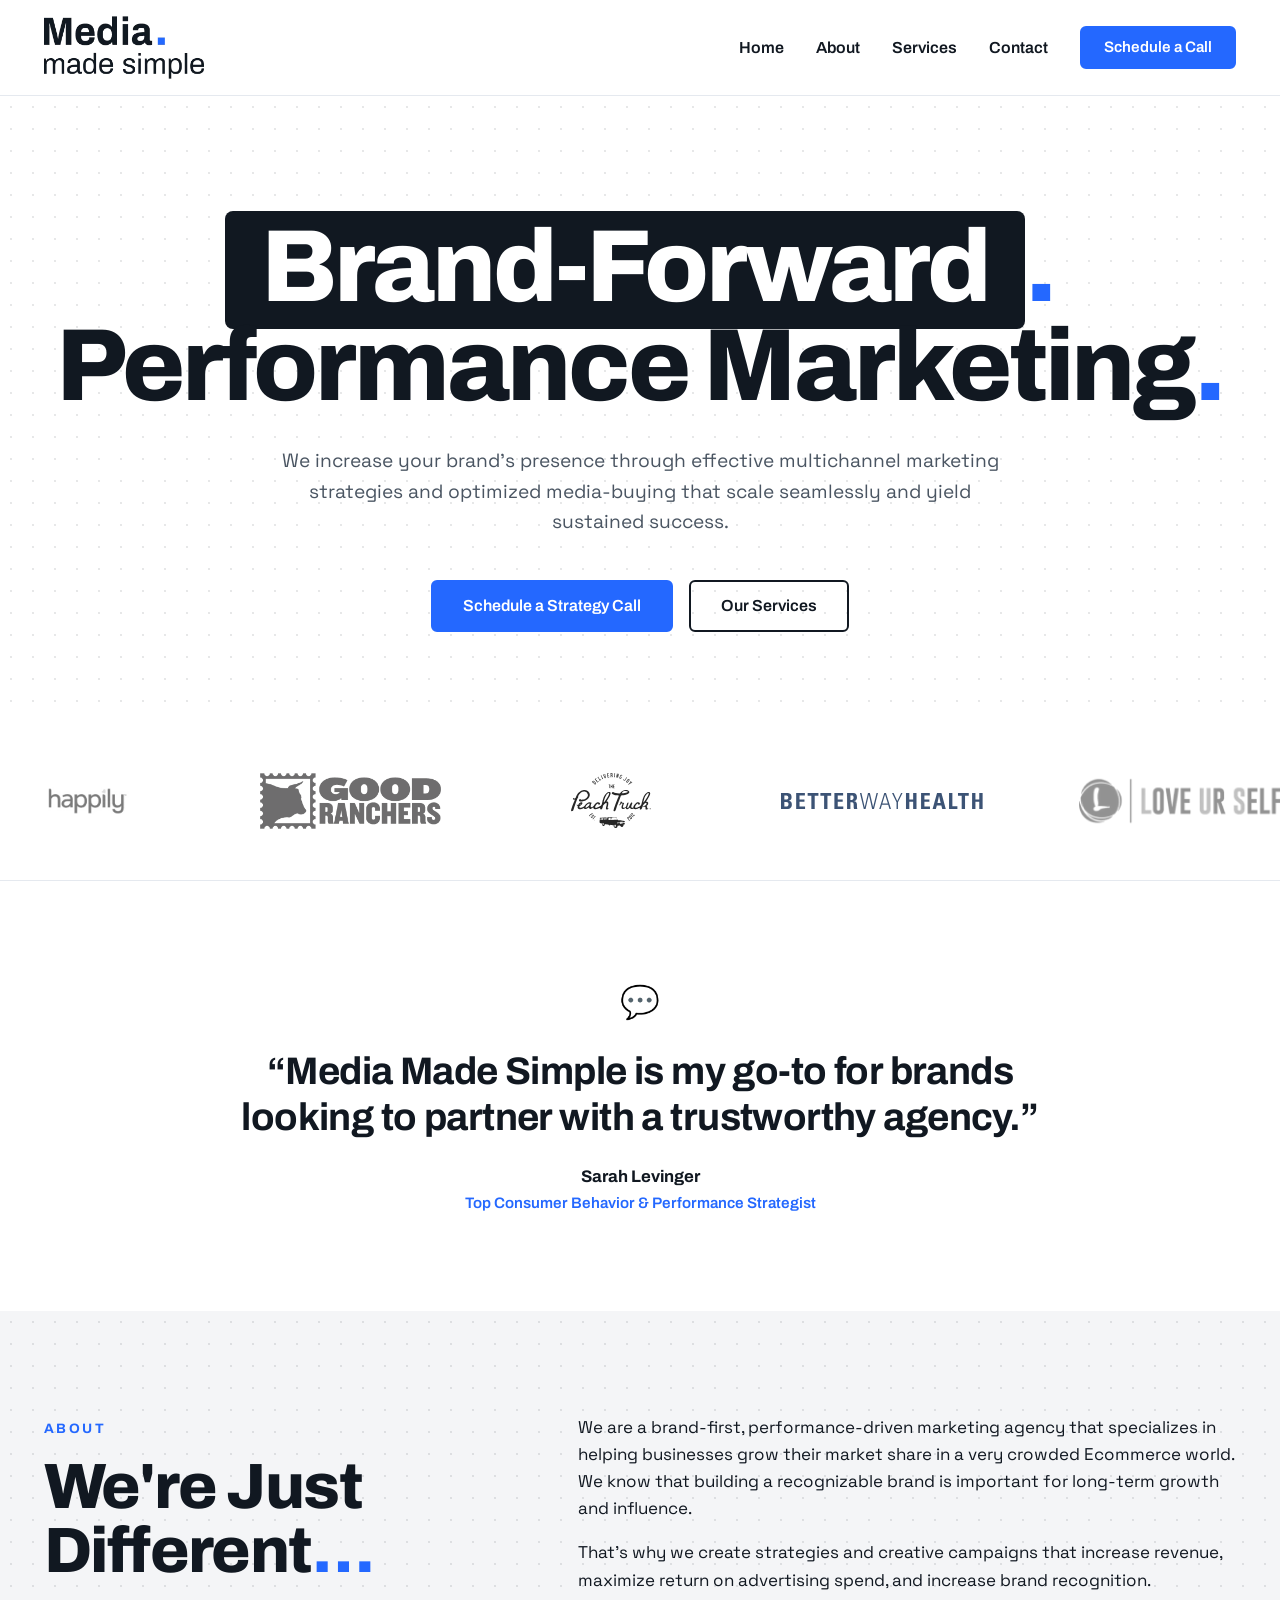
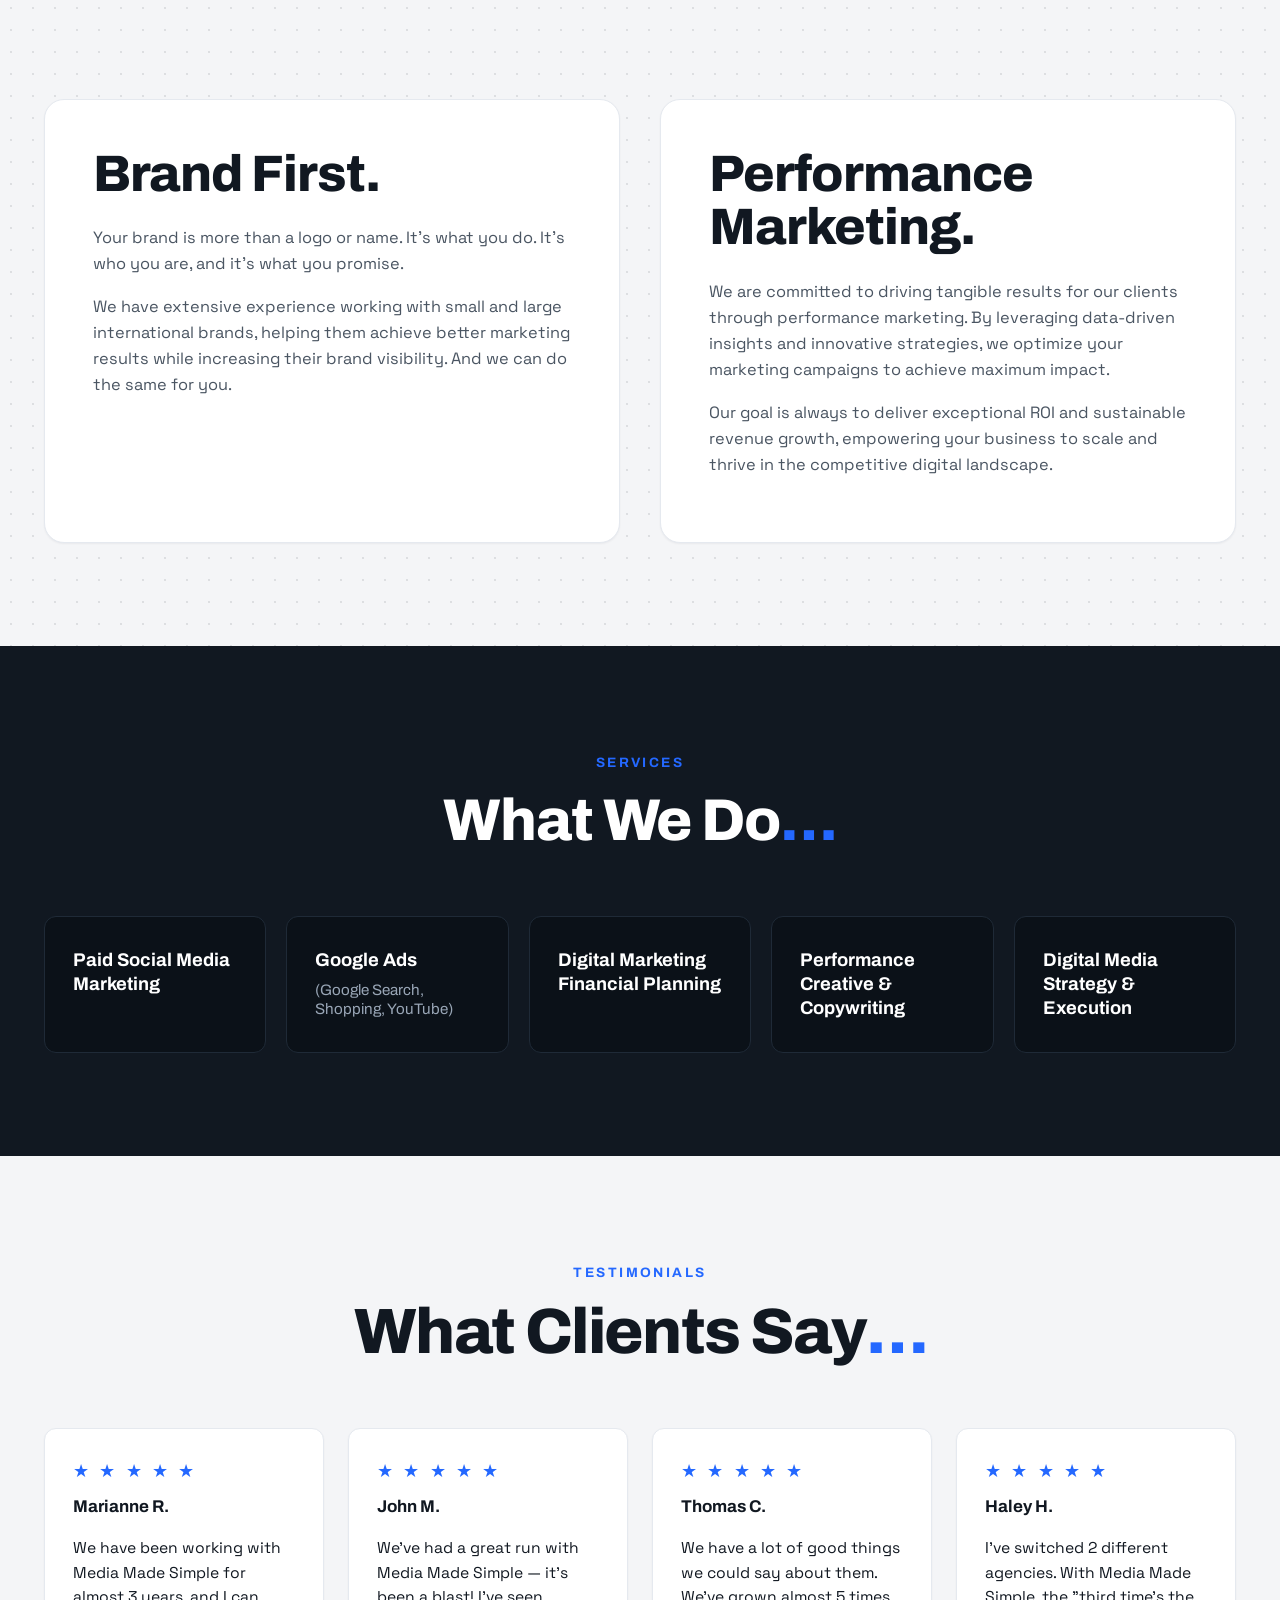
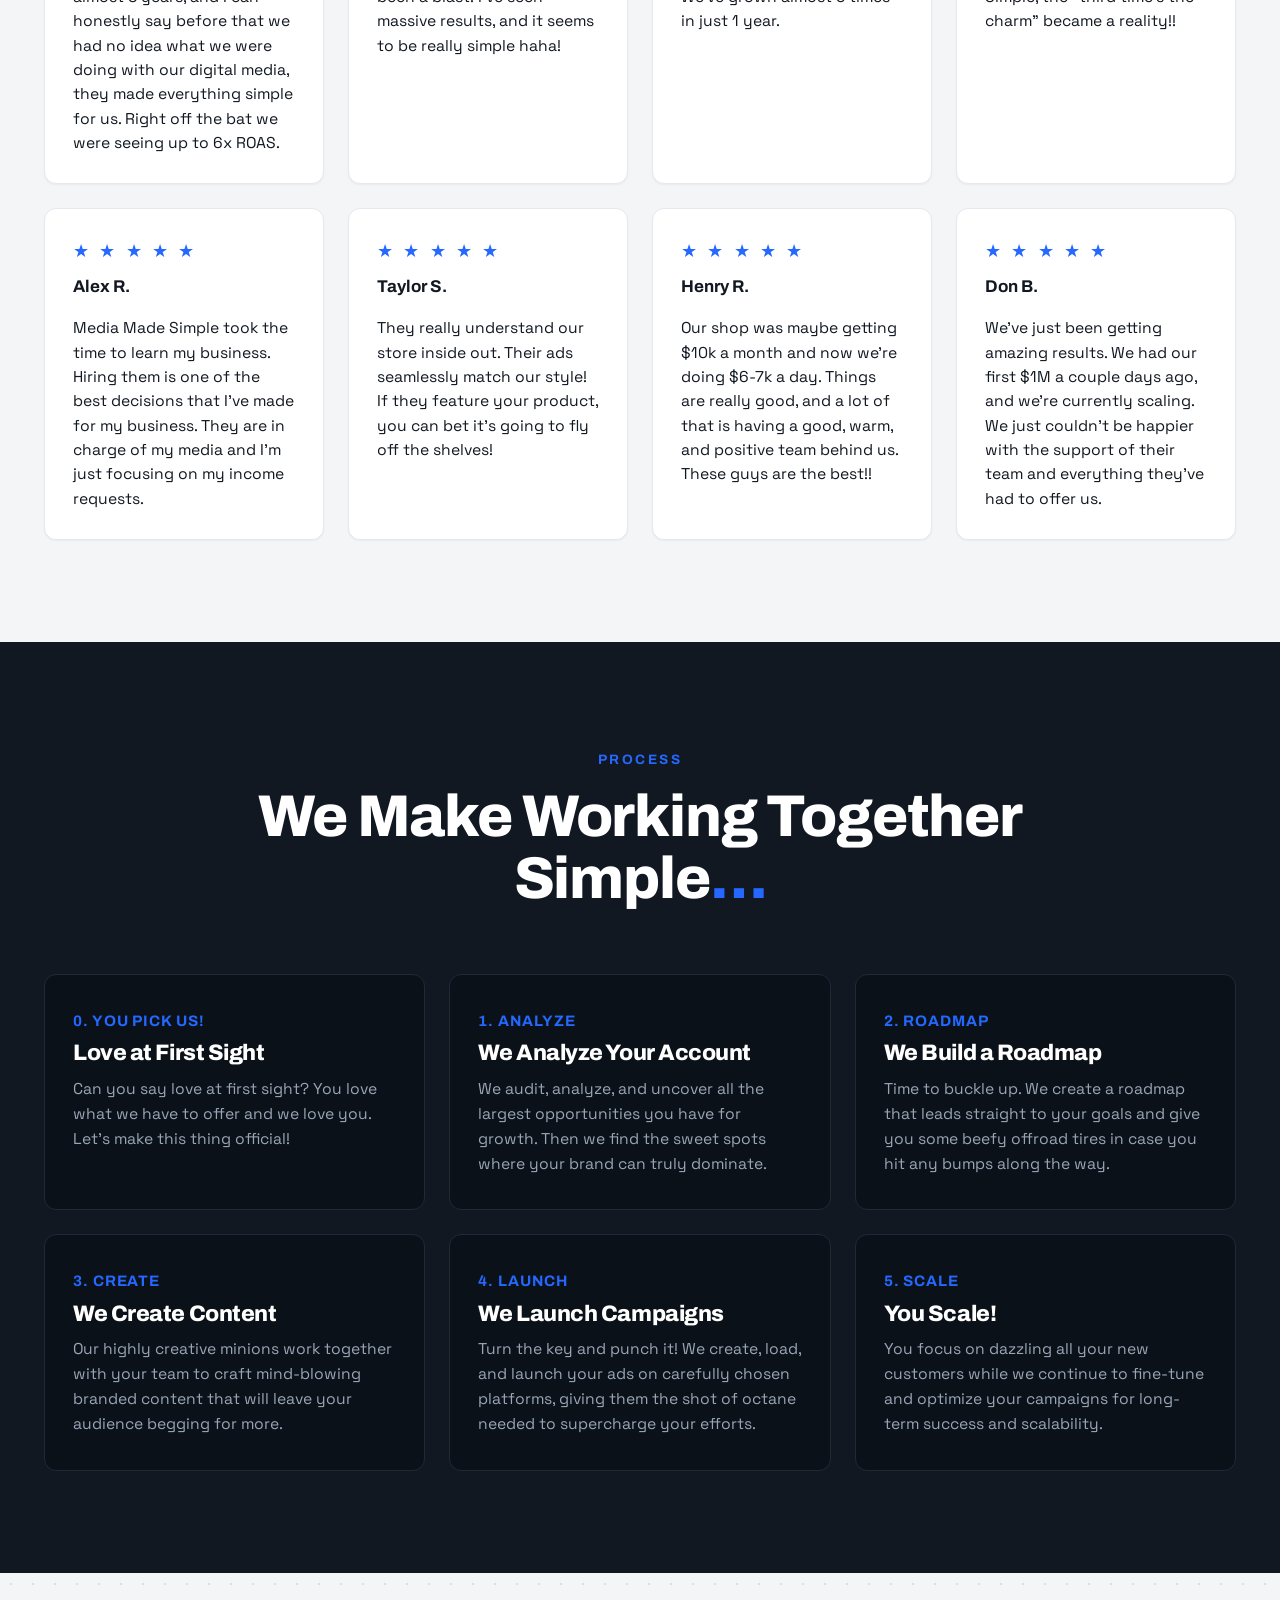
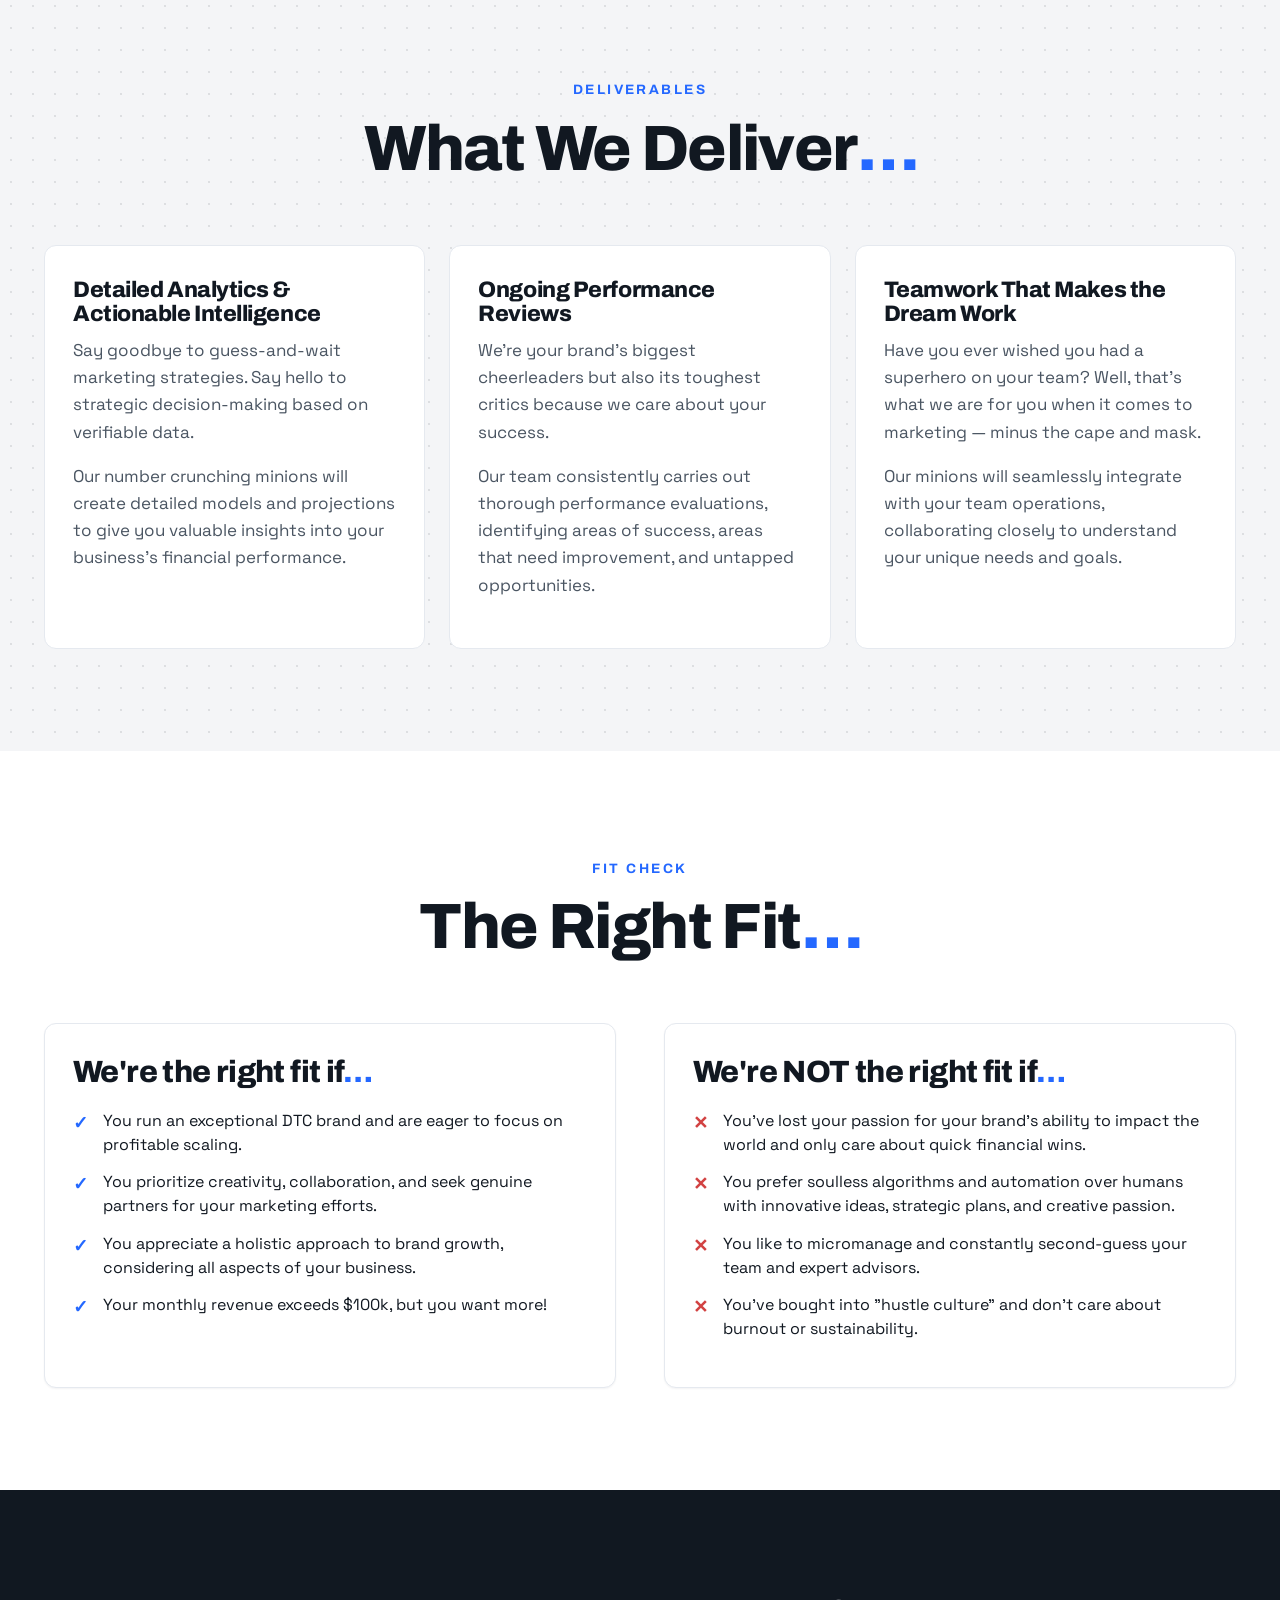
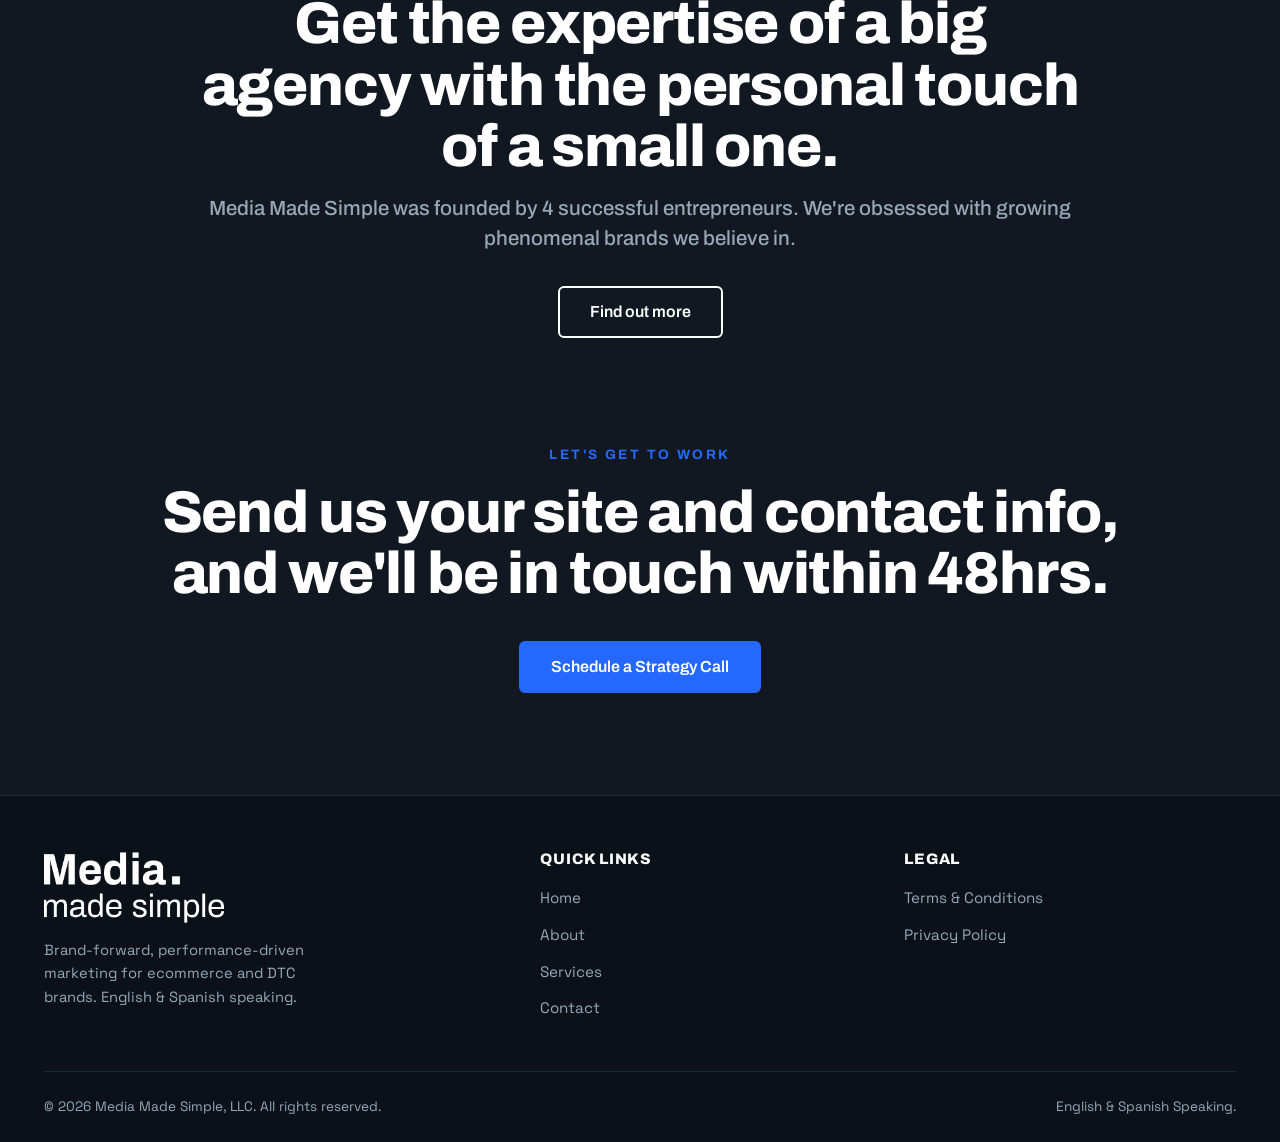
<file: index.html>
<!DOCTYPE html>
<html lang="en">
<head>
  <meta charset="UTF-8" />
  <meta name="viewport" content="width=device-width, initial-scale=1.0" />
  <title>Media Made Simple — Brand-Forward Performance Marketing</title>
  <meta name="description" content="Brand-forward, performance-driven marketing agency. We help DTC and ecommerce brands scale through multichannel strategy, optimized media buying, and creative campaigns that drive ROI." />
  <meta name="theme-color" content="#ffffff" />

  <meta property="og:type" content="website" />
  <meta property="og:title" content="Media Made Simple — Brand-Forward Performance Marketing" />
  <meta property="og:description" content="We increase your brand's presence through effective multichannel marketing strategies and optimized media-buying that scale seamlessly and yield sustained success." />
  <meta property="og:url" content="https://mediamadesimple.co/" />
  <meta property="og:image" content="/assets/img/logo.webp" />
  <meta name="twitter:card" content="summary_large_image" />

  <link rel="icon" type="image/webp" href="/assets/img/favicon.webp" />
  <link rel="canonical" href="https://mediamadesimple.co/" />

  <link rel="preconnect" href="https://fonts.googleapis.com" />
  <link rel="preconnect" href="https://fonts.gstatic.com" crossorigin />
  <link href="https://fonts.googleapis.com/css2?family=Archivo:wght@400;500;600;700;800;900&family=Space+Grotesk:wght@400;500;600;700&display=swap" rel="stylesheet" />
  <link rel="stylesheet" href="/css/styles.css" />
</head>
<body>
  <a class="skip-link" href="#main">Skip to content</a>

  <header class="site-header">
    <div class="site-header__inner">
      <a class="site-header__logo" href="/" aria-label="Media Made Simple home">
        <img src="/assets/img/logo.webp" alt="Media Made Simple" width="160" height="40" />
      </a>
      <nav class="nav" aria-label="Primary">
        <button class="nav__toggle" aria-expanded="false" aria-controls="primary-menu">Menu</button>
        <ul class="nav__list" id="primary-menu">
          <li><a href="/">Home</a></li>
          <li><a href="/#about">About</a></li>
          <li><a href="/#services">Services</a></li>
          <li><a href="/contact.html">Contact</a></li>
        </ul>
        <a href="/contact.html" class="btn btn--primary nav__cta">Schedule a Call</a>
      </nav>
    </div>
  </header>

  <main id="main">
    <!-- HERO -->
    <section class="hero">
      <div class="container">
        <h1 class="hero__title">
          <span class="pill">Brand-Forward</span><span class="period">.</span>
        </h1>
        <h1 class="hero__title" style="margin-top:-0.2em;">
          Performance Marketing<span class="period">.</span>
        </h1>
        <p class="hero__lede">We increase your brand's presence through effective multichannel marketing strategies and optimized media-buying that scale seamlessly and yield sustained success.</p>
        <div class="hero__ctas">
          <a href="/contact.html" class="btn btn--primary">Schedule a Strategy Call</a>
          <a href="#services" class="btn btn--outline">Our Services</a>
        </div>
      </div>
    </section>

    <!-- LOGO MARQUEE -->
    <section class="logo-strip" aria-label="Featured brands">
      <div class="marquee" role="list">
        <!-- First copy of logos -->
        <div class="marquee__item"><img src="/assets/img/partner-2.webp" alt="Happily" loading="lazy" /></div>
        <div class="marquee__item"><img src="/assets/img/partner-3.png" alt="Good Ranchers" loading="lazy" /></div>
        <div class="marquee__item"><img src="/assets/img/partner-4.svg" alt="The Peach Truck" loading="lazy" /></div>
        <div class="marquee__item"><img src="/assets/img/partner-5.svg" alt="Betterway Health" loading="lazy" /></div>
        <div class="marquee__item"><img src="/assets/img/partner-1.webp" alt="Love Ur Self" loading="lazy" /></div>
        <!-- Duplicate for seamless loop -->
        <div class="marquee__item" aria-hidden="true"><img src="/assets/img/partner-2.webp" alt="" loading="lazy" /></div>
        <div class="marquee__item" aria-hidden="true"><img src="/assets/img/partner-3.png" alt="" loading="lazy" /></div>
        <div class="marquee__item" aria-hidden="true"><img src="/assets/img/partner-4.svg" alt="" loading="lazy" /></div>
        <div class="marquee__item" aria-hidden="true"><img src="/assets/img/partner-5.svg" alt="" loading="lazy" /></div>
        <div class="marquee__item" aria-hidden="true"><img src="/assets/img/partner-1.webp" alt="" loading="lazy" /></div>
      </div>
    </section>

    <!-- PULLQUOTE -->
    <section class="pullquote">
      <div class="pullquote__mark" aria-hidden="true">💬</div>
      <q>Media Made Simple is my go-to for brands looking to partner with a trustworthy agency.</q>
      <div class="pullquote__author">Sarah Levinger</div>
      <div class="pullquote__role">Top Consumer Behavior &amp; Performance Strategist</div>
    </section>

    <!-- WE'RE JUST DIFFERENT -->
    <section class="section section--dots" id="about">
      <div class="container">
        <div class="two-col">
          <div>
            <span class="eyebrow">About</span>
            <h2 class="big-h">We're Just<br/>Different<span class="ellipsis">…</span></h2>
          </div>
          <div>
            <p>We are a brand-first, performance-driven marketing agency that specializes in helping businesses grow their market share in a very crowded Ecommerce world. We know that building a recognizable brand is important for long-term growth and influence.</p>
            <p>That's why we create strategies and creative campaigns that increase revenue, maximize return on advertising spend, and increase brand recognition.</p>
          </div>
        </div>

        <!-- Brand First / Performance Marketing as paired cards -->
        <div class="brand-cards" style="margin-top: clamp(3rem, 6vw, 5rem);">
          <article class="brand-card">
            <h2>Brand <span class="period">First<span class="period">.</span></span></h2>
            <p>Your brand is more than a logo or name. It's what you do. It's who you are, and it's what you promise.</p>
            <p>We have extensive experience working with small and large international brands, helping them achieve better marketing results while increasing their brand visibility. And we can do the same for you.</p>
          </article>
          <article class="brand-card">
            <h2>Performance <span class="period">Marketing<span class="period">.</span></span></h2>
            <p>We are committed to driving tangible results for our clients through performance marketing. By leveraging data-driven insights and innovative strategies, we optimize your marketing campaigns to achieve maximum impact.</p>
            <p>Our goal is always to deliver exceptional ROI and sustainable revenue growth, empowering your business to scale and thrive in the competitive digital landscape.</p>
          </article>
        </div>
      </div>
    </section>

    <!-- WHAT WE DO -->
    <section class="section section--dark" id="services">
      <div class="container">
        <div class="section__head">
          <span class="eyebrow">Services</span>
          <h2>What We Do<span class="period blue">…</span></h2>
        </div>
        <div class="services-grid">
          <div class="service-card">Paid Social Media Marketing</div>
          <div class="service-card">Google Ads <span class="sub">(Google Search, Shopping, YouTube)</span></div>
          <div class="service-card">Digital Marketing Financial Planning</div>
          <div class="service-card">Performance Creative &amp; Copywriting</div>
          <div class="service-card">Digital Media Strategy &amp; Execution</div>
        </div>
      </div>
    </section>

    <!-- TESTIMONIALS -->
    <section class="section section--surface">
      <div class="container">
        <div class="section__head">
          <span class="eyebrow">Testimonials</span>
          <h2 class="big-h">What Clients Say<span class="ellipsis">…</span></h2>
        </div>
        <div class="testimonials">
          <article class="testimonial">
            <div class="testimonial__stars" aria-label="5 out of 5 stars">★ ★ ★ ★ ★</div>
            <div class="testimonial__name">Marianne R.</div>
            <p>We have been working with Media Made Simple for almost 3 years, and I can honestly say before that we had no idea what we were doing with our digital media, they made everything simple for us. Right off the bat we were seeing up to 6x ROAS.</p>
          </article>
          <article class="testimonial">
            <div class="testimonial__stars" aria-label="5 out of 5 stars">★ ★ ★ ★ ★</div>
            <div class="testimonial__name">John M.</div>
            <p>We've had a great run with Media Made Simple — it's been a blast! I've seen massive results, and it seems to be really simple haha!</p>
          </article>
          <article class="testimonial">
            <div class="testimonial__stars" aria-label="5 out of 5 stars">★ ★ ★ ★ ★</div>
            <div class="testimonial__name">Thomas C.</div>
            <p>We have a lot of good things we could say about them. We've grown almost 5 times in just 1 year.</p>
          </article>
          <article class="testimonial">
            <div class="testimonial__stars" aria-label="5 out of 5 stars">★ ★ ★ ★ ★</div>
            <div class="testimonial__name">Haley H.</div>
            <p>I've switched 2 different agencies. With Media Made Simple, the "third time's the charm" became a reality!!</p>
          </article>
          <article class="testimonial">
            <div class="testimonial__stars" aria-label="5 out of 5 stars">★ ★ ★ ★ ★</div>
            <div class="testimonial__name">Alex R.</div>
            <p>Media Made Simple took the time to learn my business. Hiring them is one of the best decisions that I've made for my business. They are in charge of my media and I'm just focusing on my income requests.</p>
          </article>
          <article class="testimonial">
            <div class="testimonial__stars" aria-label="5 out of 5 stars">★ ★ ★ ★ ★</div>
            <div class="testimonial__name">Taylor S.</div>
            <p>They really understand our store inside out. Their ads seamlessly match our style! If they feature your product, you can bet it's going to fly off the shelves!</p>
          </article>
          <article class="testimonial">
            <div class="testimonial__stars" aria-label="5 out of 5 stars">★ ★ ★ ★ ★</div>
            <div class="testimonial__name">Henry R.</div>
            <p>Our shop was maybe getting $10k a month and now we're doing $6-7k a day. Things are really good, and a lot of that is having a good, warm, and positive team behind us. These guys are the best!!</p>
          </article>
          <article class="testimonial">
            <div class="testimonial__stars" aria-label="5 out of 5 stars">★ ★ ★ ★ ★</div>
            <div class="testimonial__name">Don B.</div>
            <p>We've just been getting amazing results. We had our first $1M a couple days ago, and we're currently scaling. We just couldn't be happier with the support of their team and everything they've had to offer us.</p>
          </article>
        </div>
      </div>
    </section>

    <!-- PROCESS -->
    <section class="section section--dark">
      <div class="container">
        <div class="section__head">
          <span class="eyebrow">Process</span>
          <h2>We Make Working Together Simple<span class="period blue">…</span></h2>
        </div>
        <div class="process">
          <article class="step">
            <span class="step__num">0. YOU PICK US!</span>
            <h3>Love at First Sight</h3>
            <p>Can you say love at first sight? You love what we have to offer and we love you. Let's make this thing official!</p>
          </article>
          <article class="step">
            <span class="step__num">1. ANALYZE</span>
            <h3>We Analyze Your Account</h3>
            <p>We audit, analyze, and uncover all the largest opportunities you have for growth. Then we find the sweet spots where your brand can truly dominate.</p>
          </article>
          <article class="step">
            <span class="step__num">2. ROADMAP</span>
            <h3>We Build a Roadmap</h3>
            <p>Time to buckle up. We create a roadmap that leads straight to your goals and give you some beefy offroad tires in case you hit any bumps along the way.</p>
          </article>
          <article class="step">
            <span class="step__num">3. CREATE</span>
            <h3>We Create Content</h3>
            <p>Our highly creative minions work together with your team to craft mind-blowing branded content that will leave your audience begging for more.</p>
          </article>
          <article class="step">
            <span class="step__num">4. LAUNCH</span>
            <h3>We Launch Campaigns</h3>
            <p>Turn the key and punch it! We create, load, and launch your ads on carefully chosen platforms, giving them the shot of octane needed to supercharge your efforts.</p>
          </article>
          <article class="step">
            <span class="step__num">5. SCALE</span>
            <h3>You Scale!</h3>
            <p>You focus on dazzling all your new customers while we continue to fine-tune and optimize your campaigns for long-term success and scalability.</p>
          </article>
        </div>
      </div>
    </section>

    <!-- DELIVERABLES -->
    <section class="section section--dots">
      <div class="container">
        <div class="section__head">
          <span class="eyebrow">Deliverables</span>
          <h2 class="big-h">What We Deliver<span class="ellipsis">…</span></h2>
        </div>
        <div class="deliverables">
          <article class="deliverable">
            <h3>Detailed Analytics &amp; Actionable Intelligence</h3>
            <p>Say goodbye to guess-and-wait marketing strategies. Say hello to strategic decision-making based on verifiable data.</p>
            <p>Our number crunching minions will create detailed models and projections to give you valuable insights into your business's financial performance.</p>
          </article>
          <article class="deliverable">
            <h3>Ongoing Performance Reviews</h3>
            <p>We're your brand's biggest cheerleaders but also its toughest critics because we care about your success.</p>
            <p>Our team consistently carries out thorough performance evaluations, identifying areas of success, areas that need improvement, and untapped opportunities.</p>
          </article>
          <article class="deliverable">
            <h3>Teamwork That Makes the Dream Work</h3>
            <p>Have you ever wished you had a superhero on your team? Well, that's what we are for you when it comes to marketing — minus the cape and mask.</p>
            <p>Our minions will seamlessly integrate with your team operations, collaborating closely to understand your unique needs and goals.</p>
          </article>
        </div>
      </div>
    </section>

    <!-- RIGHT FIT -->
    <section class="section">
      <div class="container">
        <div class="section__head">
          <span class="eyebrow">Fit Check</span>
          <h2 class="big-h">The Right Fit<span class="ellipsis">…</span></h2>
        </div>
        <div class="split">
          <div class="split__card">
            <h3>We're the right fit if<span class="period blue">…</span></h3>
            <ul>
              <li>You run an exceptional DTC brand and are eager to focus on profitable scaling.</li>
              <li>You prioritize creativity, collaboration, and seek genuine partners for your marketing efforts.</li>
              <li>You appreciate a holistic approach to brand growth, considering all aspects of your business.</li>
              <li>Your monthly revenue exceeds $100k, but you want more!</li>
            </ul>
          </div>
          <div class="split__card split__card--neg">
            <h3>We're NOT the right fit if<span class="period blue">…</span></h3>
            <ul>
              <li>You've lost your passion for your brand's ability to impact the world and only care about quick financial wins.</li>
              <li>You prefer soulless algorithms and automation over humans with innovative ideas, strategic plans, and creative passion.</li>
              <li>You like to micromanage and constantly second-guess your team and expert advisors.</li>
              <li>You've bought into "hustle culture" and don't care about burnout or sustainability.</li>
            </ul>
          </div>
        </div>
      </div>
    </section>

    <!-- FOUNDER -->
    <section class="section section--dark">
      <div class="container">
        <div class="founder">
          <h2>Get the expertise of a big agency with the personal touch of a small one.</h2>
          <p>Media Made Simple was founded by 4 successful entrepreneurs. We're obsessed with growing phenomenal brands we believe in.</p>
          <a href="/contact.html" class="btn btn--outline">Find out more</a>
        </div>
      </div>
    </section>

    <!-- FINAL CTA -->
    <section class="section section--dark" style="padding-top:0;">
      <div class="container">
        <div class="final-cta">
          <span class="eyebrow">Let's get to work</span>
          <h2>Send us your site and contact info,<br/>and we'll be in touch within 48hrs.</h2>
          <a href="/contact.html" class="btn btn--primary">Schedule a Strategy Call</a>
        </div>
      </div>
    </section>
  </main>

  <footer class="site-footer">
    <div class="container">
      <div class="site-footer__grid">
        <div class="site-footer__brand">
          <img src="/assets/img/logo.webp" alt="Media Made Simple" width="180" height="45" />
          <p>Brand-forward, performance-driven marketing for ecommerce and DTC brands. English &amp; Spanish speaking.</p>
        </div>
        <div>
          <h4>Quick Links</h4>
          <ul>
            <li><a href="/">Home</a></li>
            <li><a href="/#about">About</a></li>
            <li><a href="/#services">Services</a></li>
            <li><a href="/contact.html">Contact</a></li>
          </ul>
        </div>
        <div>
          <h4>Legal</h4>
          <ul>
            <li><a href="/terms-and-conditions.html">Terms &amp; Conditions</a></li>
            <li><a href="/privacy-policy.html">Privacy Policy</a></li>
          </ul>
        </div>
      </div>
      <div class="site-footer__legal">
        <span>© <span id="year">2026</span> Media Made Simple, LLC. All rights reserved.</span>
        <span>English &amp; Spanish Speaking.</span>
      </div>
    </div>
  </footer>

  <script src="/js/main.js" defer></script>
</body>
</html>
</file>
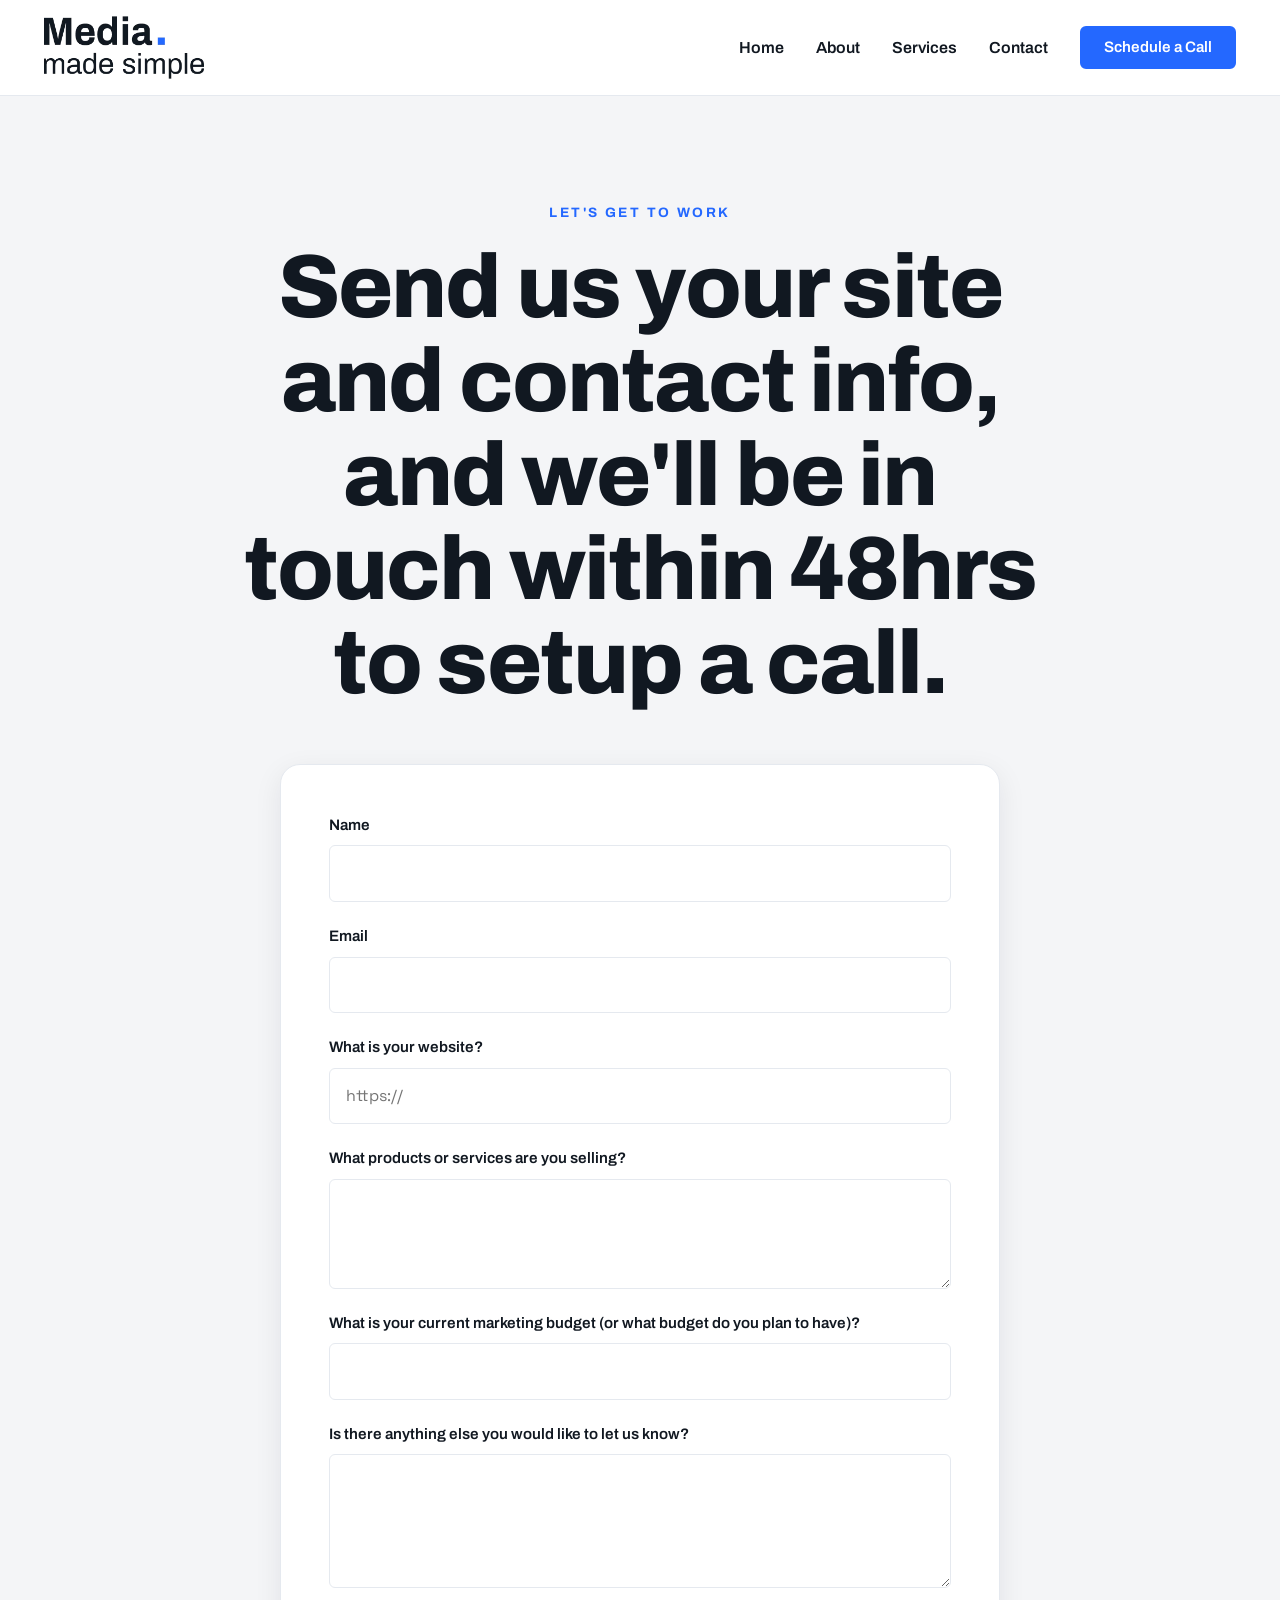
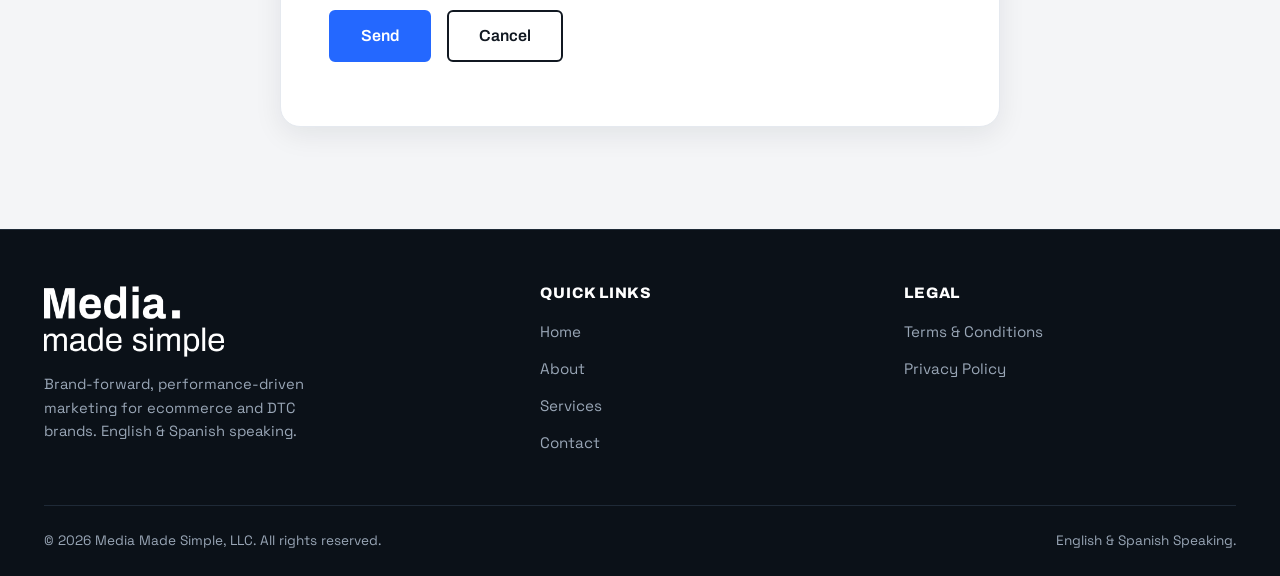
<file: contact.html>
<!DOCTYPE html>
<html lang="en">
<head>
  <meta charset="UTF-8" />
  <meta name="viewport" content="width=device-width, initial-scale=1.0" />
  <title>Contact — Media Made Simple</title>
  <meta name="description" content="Send us your site and contact info, and we'll be in touch within 48 hours to set up a call." />
  <meta name="theme-color" content="#ffffff" />
  <meta property="og:title" content="Contact — Media Made Simple" />
  <meta property="og:url" content="https://mediamadesimple.co/contact" />
  <meta property="og:image" content="/assets/img/logo.webp" />

  <link rel="icon" type="image/webp" href="/assets/img/favicon.webp" />
  <link rel="canonical" href="https://mediamadesimple.co/contact" />

  <link rel="preconnect" href="https://fonts.googleapis.com" />
  <link rel="preconnect" href="https://fonts.gstatic.com" crossorigin />
  <link href="https://fonts.googleapis.com/css2?family=Archivo:wght@400;500;600;700;800&family=Space+Grotesk:wght@400;500;600;700&display=swap" rel="stylesheet" />
  <link rel="stylesheet" href="/css/styles.css" />
</head>
<body>
  <a class="skip-link" href="#main">Skip to content</a>

  <header class="site-header">
    <div class="site-header__inner">
      <a class="site-header__logo" href="/" aria-label="Media Made Simple home">
        <img src="/assets/img/logo.webp" alt="Media Made Simple" width="160" height="40" />
      </a>
      <nav class="nav" aria-label="Primary">
        <button class="nav__toggle" aria-expanded="false" aria-controls="primary-menu">Menu</button>
        <ul class="nav__list" id="primary-menu">
          <li><a href="/">Home</a></li>
          <li><a href="/#about">About</a></li>
          <li><a href="/#services">Services</a></li>
          <li><a href="/contact.html">Contact</a></li>
        </ul>
        <a href="/contact.html" class="btn btn--primary nav__cta">Schedule a Call</a>
      </nav>
    </div>
  </header>

  <main id="main" class="section section--surface">
    <div class="container narrow center">
      <span class="eyebrow">Let's get to work</span>
      <h1>Send us your site and contact info, and we'll be in touch within 48hrs to setup a call.</h1>
    </div>

    <div class="container" style="margin-top:3rem;">
      <form class="contact-wrap" id="contact-form" novalidate>
        <!-- Honeypot — hidden from humans, bots fill it -->
        <div aria-hidden="true" style="position:absolute;left:-9999px;width:1px;height:1px;overflow:hidden;">
          <label for="company_website">Company website (leave blank)</label>
          <input id="company_website" name="company_website" type="text" tabindex="-1" autocomplete="off" />
        </div>
        <div class="field">
          <label for="name">Name</label>
          <input id="name" name="name" type="text" required autocomplete="name" />
        </div>
        <div class="field">
          <label for="email">Email</label>
          <input id="email" name="email" type="email" required autocomplete="email" />
        </div>
        <div class="field">
          <label for="website">What is your website?</label>
          <input id="website" name="website" type="url" placeholder="https://" autocomplete="url" />
        </div>
        <div class="field">
          <label for="offer">What products or services are you selling?</label>
          <textarea id="offer" name="offer" rows="3"></textarea>
        </div>
        <div class="field">
          <label for="budget">What is your current marketing budget (or what budget do you plan to have)?</label>
          <input id="budget" name="budget" type="text" />
        </div>
        <div class="field">
          <label for="notes">Is there anything else you would like to let us know?</label>
          <textarea id="notes" name="notes" rows="4"></textarea>
        </div>
        <div class="form-actions">
          <button type="submit" class="btn btn--primary">Send</button>
          <a href="/" class="btn btn--outline">Cancel</a>
        </div>
        <p id="form-status" style="margin-top:1rem;font-size:0.95rem;color:var(--color-text-muted);"></p>
      </form>
    </div>
  </main>

  <footer class="site-footer">
    <div class="container">
      <div class="site-footer__grid">
        <div class="site-footer__brand">
          <img src="/assets/img/logo.webp" alt="Media Made Simple" width="180" height="45" />
          <p>Brand-forward, performance-driven marketing for ecommerce and DTC brands. English &amp; Spanish speaking.</p>
        </div>
        <div>
          <h4>Quick Links</h4>
          <ul>
            <li><a href="/">Home</a></li>
            <li><a href="/#about">About</a></li>
            <li><a href="/#services">Services</a></li>
            <li><a href="/contact.html">Contact</a></li>
          </ul>
        </div>
        <div>
          <h4>Legal</h4>
          <ul>
            <li><a href="/terms-and-conditions.html">Terms &amp; Conditions</a></li>
            <li><a href="/privacy-policy.html">Privacy Policy</a></li>
          </ul>
        </div>
      </div>
      <div class="site-footer__legal">
        <span>© <span id="year">2026</span> Media Made Simple, LLC. All rights reserved.</span>
        <span>English &amp; Spanish Speaking.</span>
      </div>
    </div>
  </footer>

  <script src="/js/main.js" defer></script>
</body>
</html>
</file>
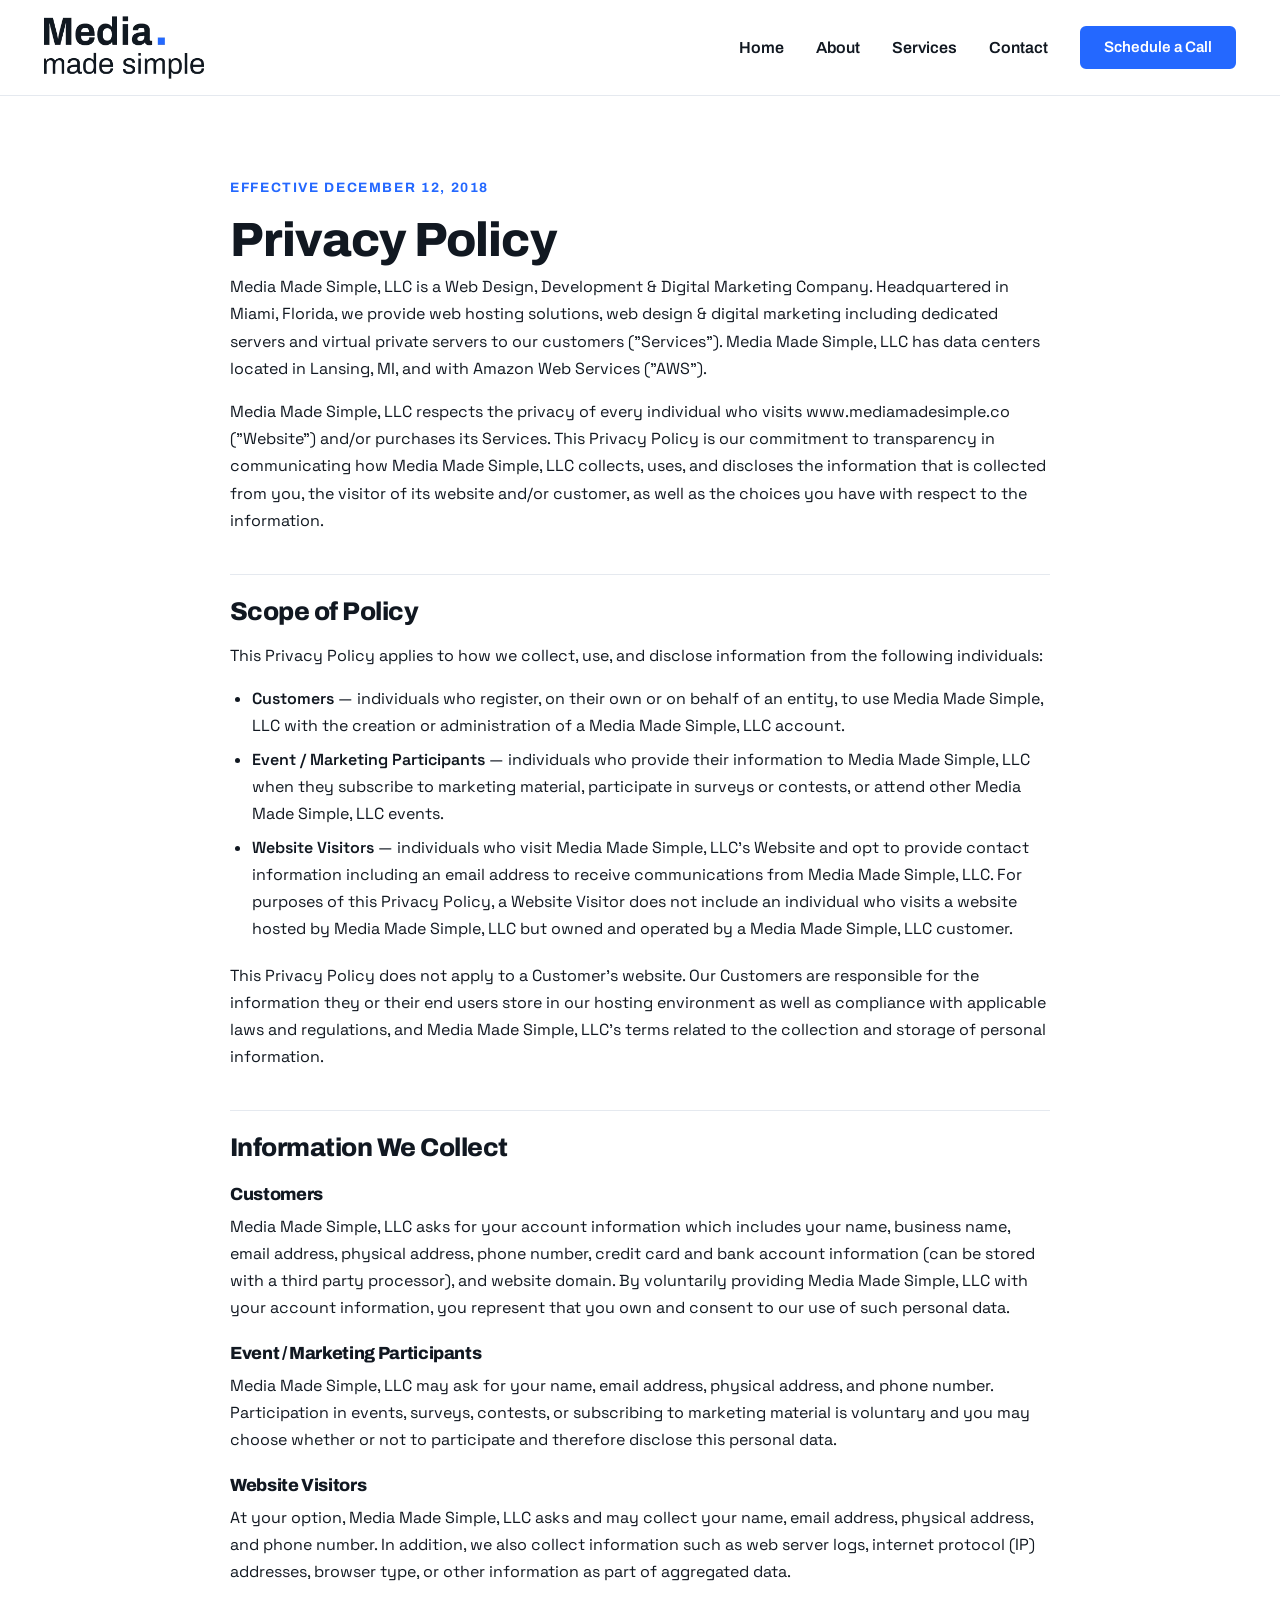
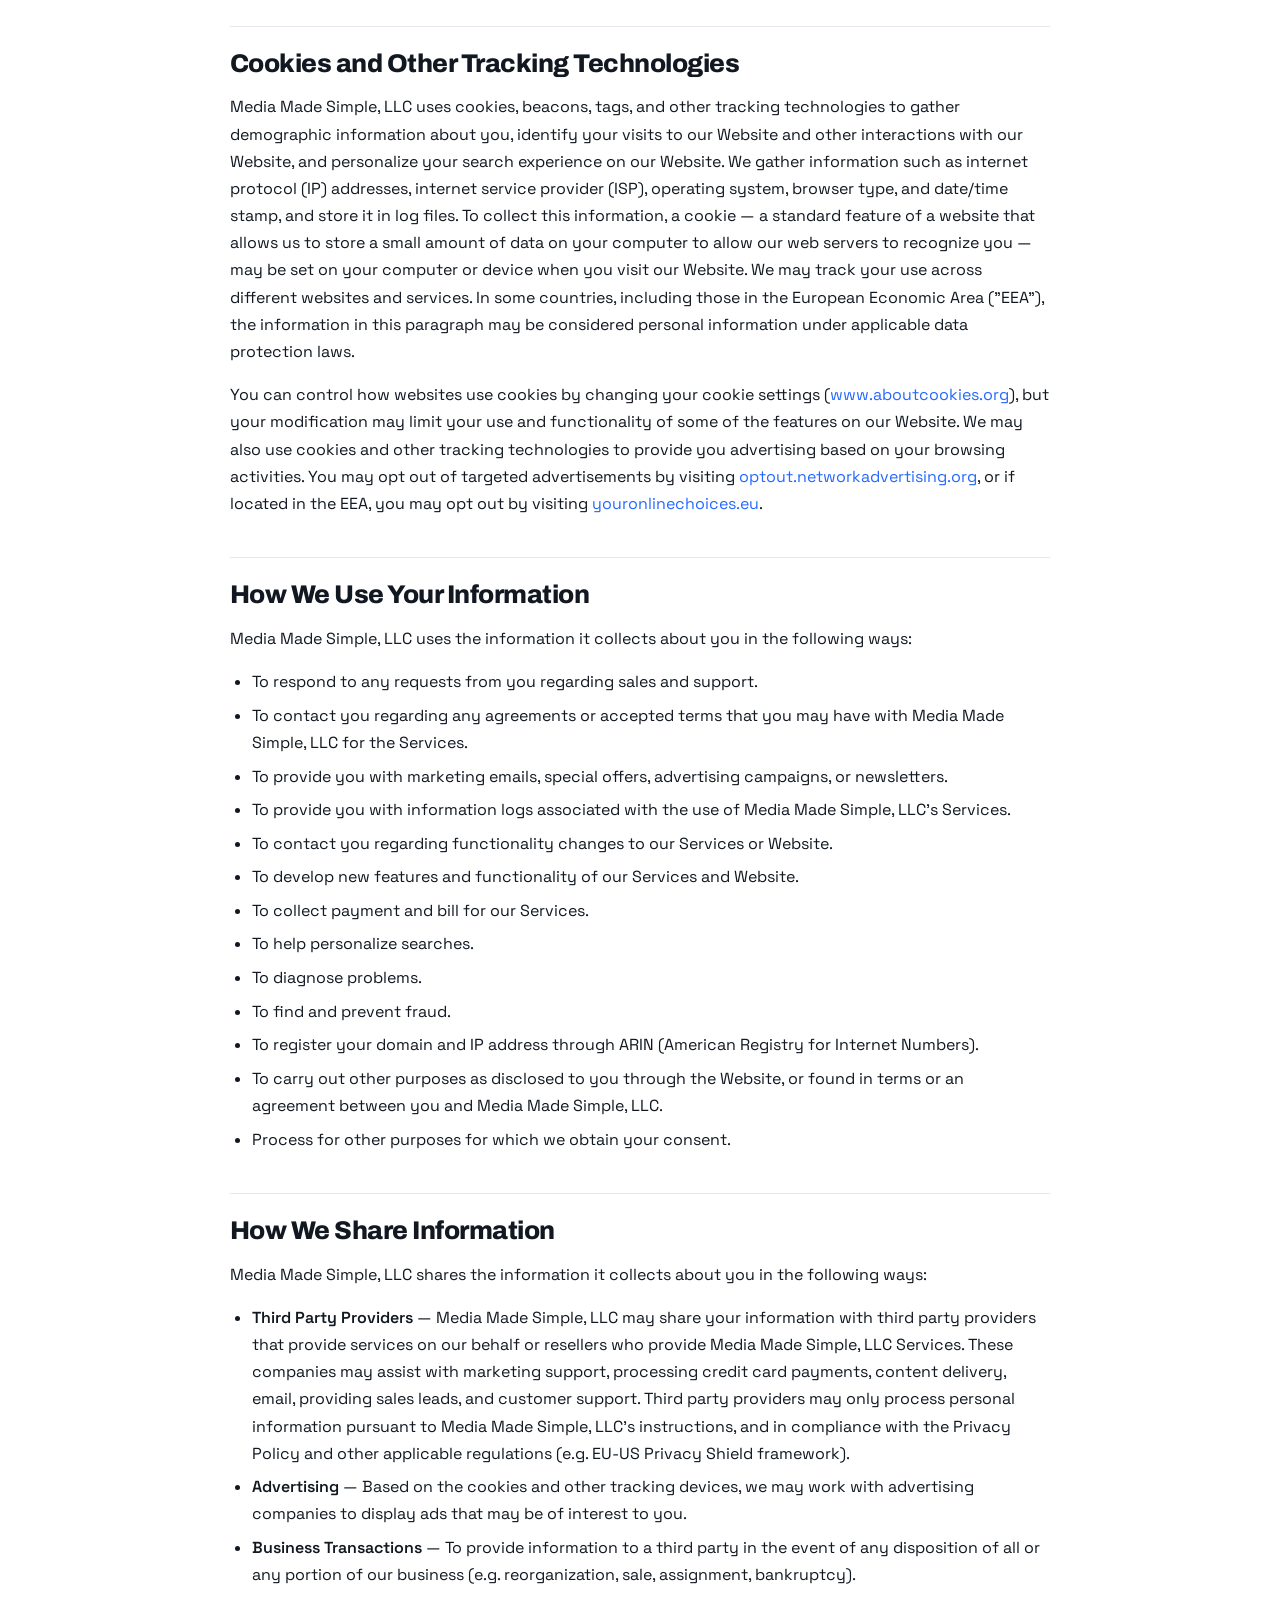
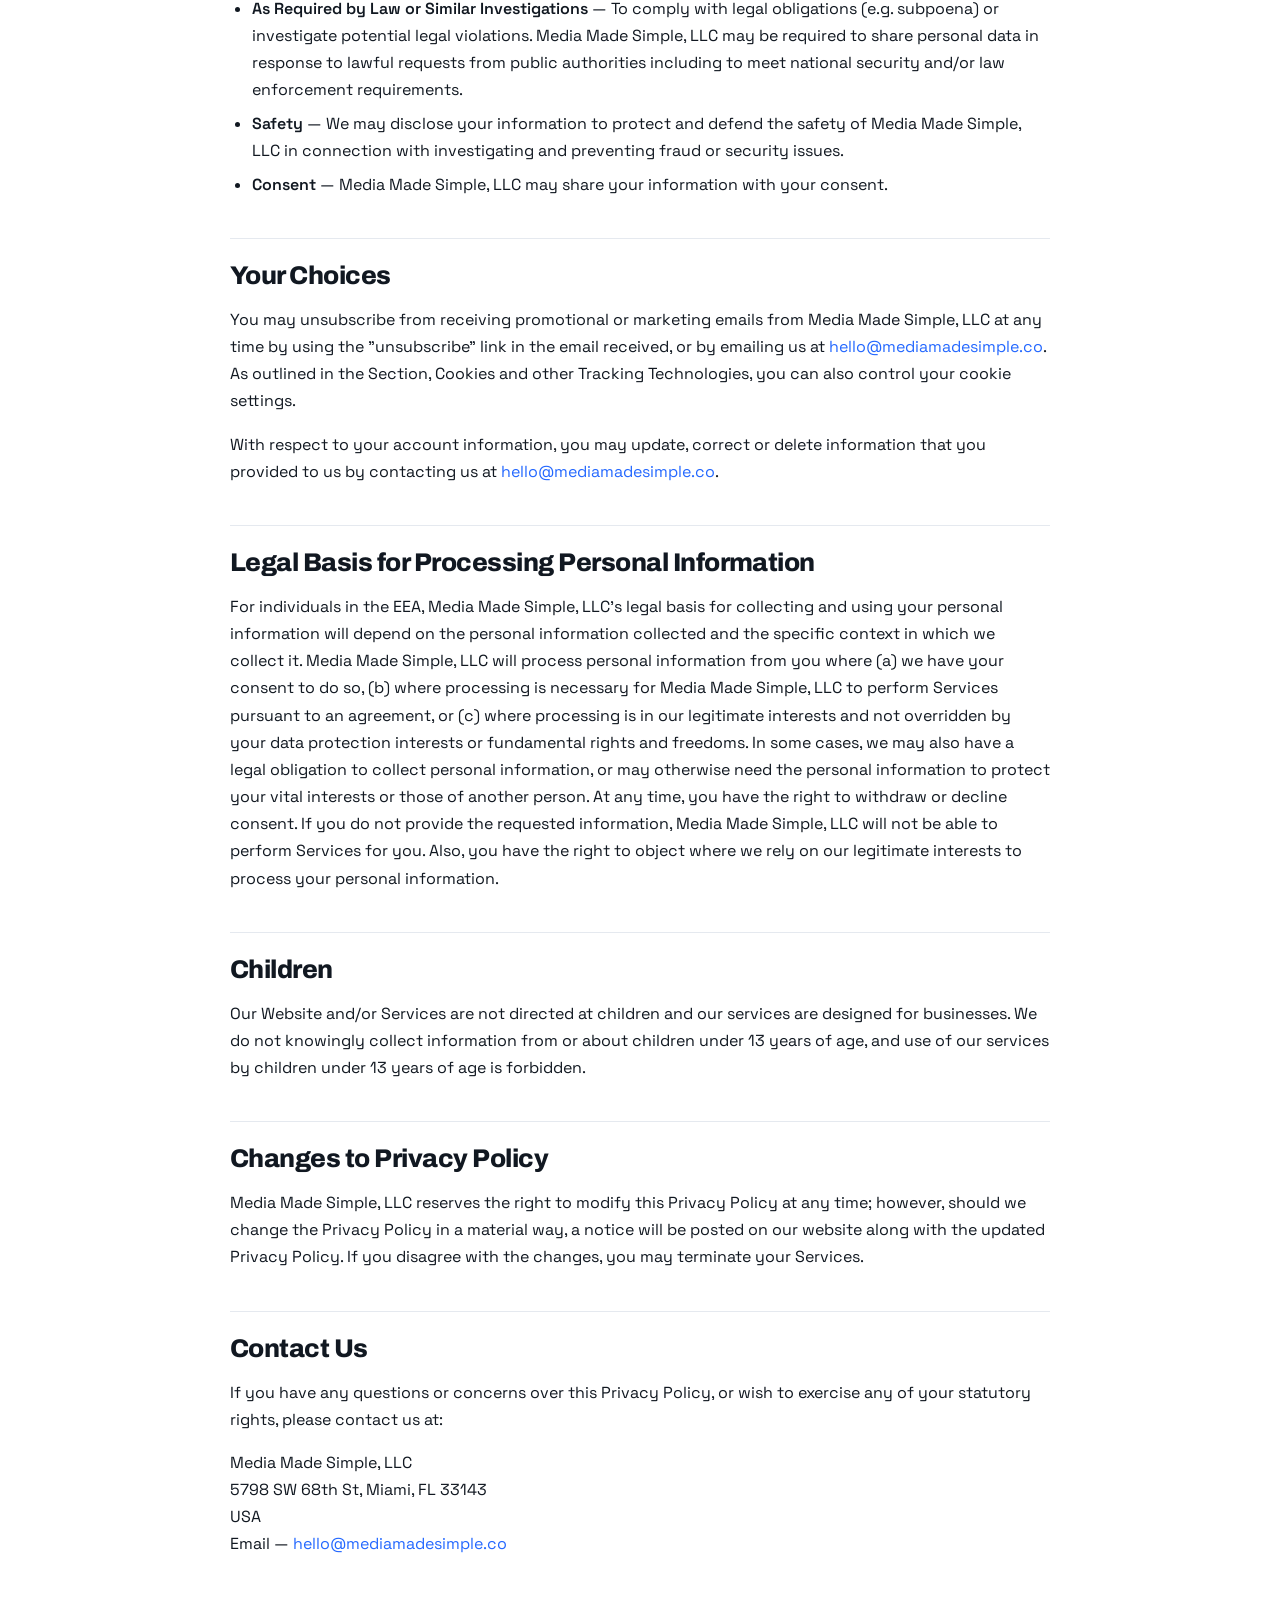
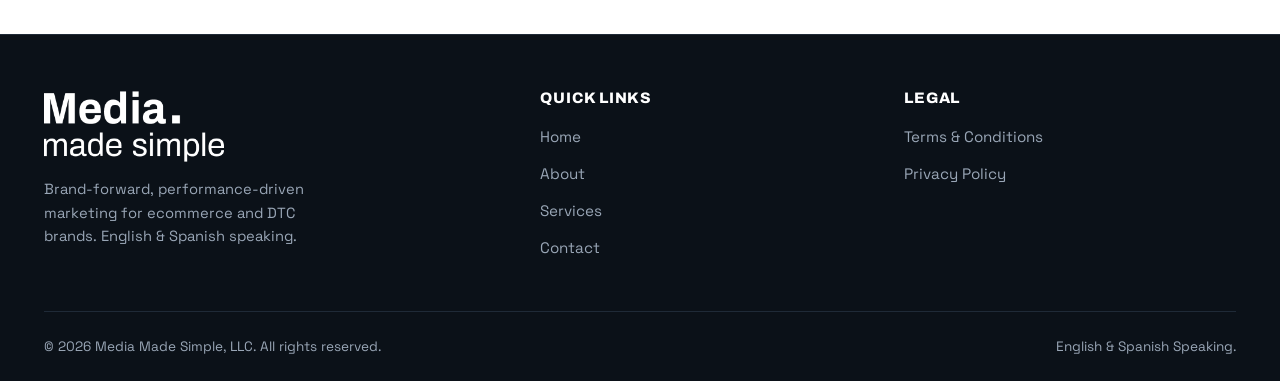
<file: privacy-policy.html>
<!DOCTYPE html>
<html lang="en">
<head>
  <meta charset="UTF-8" />
  <meta name="viewport" content="width=device-width, initial-scale=1.0" />
  <title>Privacy Policy — Media Made Simple</title>
  <meta name="description" content="Privacy policy for Media Made Simple, LLC — how we collect, use, and disclose information." />
  <meta name="theme-color" content="#ffffff" />
  <meta name="robots" content="index,follow" />
  <link rel="icon" type="image/webp" href="/assets/img/favicon.webp" />
  <link rel="canonical" href="https://mediamadesimple.co/privacy-policy" />
  <link rel="preconnect" href="https://fonts.googleapis.com" />
  <link rel="preconnect" href="https://fonts.gstatic.com" crossorigin />
  <link href="https://fonts.googleapis.com/css2?family=Archivo:wght@400;500;600;700;800&family=Space+Grotesk:wght@400;500;600;700&display=swap" rel="stylesheet" />
  <link rel="stylesheet" href="/css/styles.css" />
</head>
<body>
  <a class="skip-link" href="#main">Skip to content</a>

  <header class="site-header">
    <div class="site-header__inner">
      <a class="site-header__logo" href="/" aria-label="Media Made Simple home">
        <img src="/assets/img/logo.webp" alt="Media Made Simple" width="160" height="40" />
      </a>
      <nav class="nav" aria-label="Primary">
        <button class="nav__toggle" aria-expanded="false" aria-controls="primary-menu">Menu</button>
        <ul class="nav__list" id="primary-menu">
          <li><a href="/">Home</a></li>
          <li><a href="/#about">About</a></li>
          <li><a href="/#services">Services</a></li>
          <li><a href="/contact.html">Contact</a></li>
        </ul>
        <a href="/contact.html" class="btn btn--primary nav__cta">Schedule a Call</a>
      </nav>
    </div>
  </header>

  <main id="main" class="legal">
    <div class="container">
      <article class="legal__inner">
        <span class="legal__eyebrow">Effective December 12, 2018</span>
        <h1>Privacy Policy</h1>
        <p>Media Made Simple, LLC is a Web Design, Development &amp; Digital Marketing Company. Headquartered in Miami, Florida, we provide web hosting solutions, web design &amp; digital marketing including dedicated servers and virtual private servers to our customers ("Services"). Media Made Simple, LLC has data centers located in Lansing, MI, and with Amazon Web Services ("AWS").</p>
        <p>Media Made Simple, LLC respects the privacy of every individual who visits www.mediamadesimple.co ("Website") and/or purchases its Services. This Privacy Policy is our commitment to transparency in communicating how Media Made Simple, LLC collects, uses, and discloses the information that is collected from you, the visitor of its website and/or customer, as well as the choices you have with respect to the information.</p>

        <h2>Scope of Policy</h2>
        <p>This Privacy Policy applies to how we collect, use, and disclose information from the following individuals:</p>
        <ul>
          <li><strong>Customers</strong> — individuals who register, on their own or on behalf of an entity, to use Media Made Simple, LLC with the creation or administration of a Media Made Simple, LLC account.</li>
          <li><strong>Event / Marketing Participants</strong> — individuals who provide their information to Media Made Simple, LLC when they subscribe to marketing material, participate in surveys or contests, or attend other Media Made Simple, LLC events.</li>
          <li><strong>Website Visitors</strong> — individuals who visit Media Made Simple, LLC's Website and opt to provide contact information including an email address to receive communications from Media Made Simple, LLC. For purposes of this Privacy Policy, a Website Visitor does not include an individual who visits a website hosted by Media Made Simple, LLC but owned and operated by a Media Made Simple, LLC customer.</li>
        </ul>
        <p>This Privacy Policy does not apply to a Customer's website. Our Customers are responsible for the information they or their end users store in our hosting environment as well as compliance with applicable laws and regulations, and Media Made Simple, LLC's terms related to the collection and storage of personal information.</p>

        <h2>Information We Collect</h2>
        <h3>Customers</h3>
        <p>Media Made Simple, LLC asks for your account information which includes your name, business name, email address, physical address, phone number, credit card and bank account information (can be stored with a third party processor), and website domain. By voluntarily providing Media Made Simple, LLC with your account information, you represent that you own and consent to our use of such personal data.</p>
        <h3>Event / Marketing Participants</h3>
        <p>Media Made Simple, LLC may ask for your name, email address, physical address, and phone number. Participation in events, surveys, contests, or subscribing to marketing material is voluntary and you may choose whether or not to participate and therefore disclose this personal data.</p>
        <h3>Website Visitors</h3>
        <p>At your option, Media Made Simple, LLC asks and may collect your name, email address, physical address, and phone number. In addition, we also collect information such as web server logs, internet protocol (IP) addresses, browser type, or other information as part of aggregated data.</p>

        <h2>Cookies and Other Tracking Technologies</h2>
        <p>Media Made Simple, LLC uses cookies, beacons, tags, and other tracking technologies to gather demographic information about you, identify your visits to our Website and other interactions with our Website, and personalize your search experience on our Website. We gather information such as internet protocol (IP) addresses, internet service provider (ISP), operating system, browser type, and date/time stamp, and store it in log files. To collect this information, a cookie — a standard feature of a website that allows us to store a small amount of data on your computer to allow our web servers to recognize you — may be set on your computer or device when you visit our Website. We may track your use across different websites and services. In some countries, including those in the European Economic Area ("EEA"), the information in this paragraph may be considered personal information under applicable data protection laws.</p>
        <p>You can control how websites use cookies by changing your cookie settings (<a href="https://www.aboutcookies.org" target="_blank" rel="noopener noreferrer">www.aboutcookies.org</a>), but your modification may limit your use and functionality of some of the features on our Website. We may also use cookies and other tracking technologies to provide you advertising based on your browsing activities. You may opt out of targeted advertisements by visiting <a href="http://optout.networkadvertising.org" target="_blank" rel="noopener noreferrer">optout.networkadvertising.org</a>, or if located in the EEA, you may opt out by visiting <a href="http://www.youronlinechoices.eu/" target="_blank" rel="noopener noreferrer">youronlinechoices.eu</a>.</p>

        <h2>How We Use Your Information</h2>
        <p>Media Made Simple, LLC uses the information it collects about you in the following ways:</p>
        <ul>
          <li>To respond to any requests from you regarding sales and support.</li>
          <li>To contact you regarding any agreements or accepted terms that you may have with Media Made Simple, LLC for the Services.</li>
          <li>To provide you with marketing emails, special offers, advertising campaigns, or newsletters.</li>
          <li>To provide you with information logs associated with the use of Media Made Simple, LLC's Services.</li>
          <li>To contact you regarding functionality changes to our Services or Website.</li>
          <li>To develop new features and functionality of our Services and Website.</li>
          <li>To collect payment and bill for our Services.</li>
          <li>To help personalize searches.</li>
          <li>To diagnose problems.</li>
          <li>To find and prevent fraud.</li>
          <li>To register your domain and IP address through ARIN (American Registry for Internet Numbers).</li>
          <li>To carry out other purposes as disclosed to you through the Website, or found in terms or an agreement between you and Media Made Simple, LLC.</li>
          <li>Process for other purposes for which we obtain your consent.</li>
        </ul>

        <h2>How We Share Information</h2>
        <p>Media Made Simple, LLC shares the information it collects about you in the following ways:</p>
        <ul>
          <li><strong>Third Party Providers</strong> — Media Made Simple, LLC may share your information with third party providers that provide services on our behalf or resellers who provide Media Made Simple, LLC Services. These companies may assist with marketing support, processing credit card payments, content delivery, email, providing sales leads, and customer support. Third party providers may only process personal information pursuant to Media Made Simple, LLC's instructions, and in compliance with the Privacy Policy and other applicable regulations (e.g. EU-US Privacy Shield framework).</li>
          <li><strong>Advertising</strong> — Based on the cookies and other tracking devices, we may work with advertising companies to display ads that may be of interest to you.</li>
          <li><strong>Business Transactions</strong> — To provide information to a third party in the event of any disposition of all or any portion of our business (e.g. reorganization, sale, assignment, bankruptcy).</li>
          <li><strong>As Required by Law or Similar Investigations</strong> — To comply with legal obligations (e.g. subpoena) or investigate potential legal violations. Media Made Simple, LLC may be required to share personal data in response to lawful requests from public authorities including to meet national security and/or law enforcement requirements.</li>
          <li><strong>Safety</strong> — We may disclose your information to protect and defend the safety of Media Made Simple, LLC in connection with investigating and preventing fraud or security issues.</li>
          <li><strong>Consent</strong> — Media Made Simple, LLC may share your information with your consent.</li>
        </ul>

        <h2>Your Choices</h2>
        <p>You may unsubscribe from receiving promotional or marketing emails from Media Made Simple, LLC at any time by using the "unsubscribe" link in the email received, or by emailing us at <a href="mailto:hello@mediamadesimple.co">hello@mediamadesimple.co</a>. As outlined in the Section, Cookies and other Tracking Technologies, you can also control your cookie settings.</p>
        <p>With respect to your account information, you may update, correct or delete information that you provided to us by contacting us at <a href="mailto:hello@mediamadesimple.co">hello@mediamadesimple.co</a>.</p>

        <h2>Legal Basis for Processing Personal Information</h2>
        <p>For individuals in the EEA, Media Made Simple, LLC's legal basis for collecting and using your personal information will depend on the personal information collected and the specific context in which we collect it. Media Made Simple, LLC will process personal information from you where (a) we have your consent to do so, (b) where processing is necessary for Media Made Simple, LLC to perform Services pursuant to an agreement, or (c) where processing is in our legitimate interests and not overridden by your data protection interests or fundamental rights and freedoms. In some cases, we may also have a legal obligation to collect personal information, or may otherwise need the personal information to protect your vital interests or those of another person. At any time, you have the right to withdraw or decline consent. If you do not provide the requested information, Media Made Simple, LLC will not be able to perform Services for you. Also, you have the right to object where we rely on our legitimate interests to process your personal information.</p>

        <h2>Children</h2>
        <p>Our Website and/or Services are not directed at children and our services are designed for businesses. We do not knowingly collect information from or about children under 13 years of age, and use of our services by children under 13 years of age is forbidden.</p>

        <h2>Changes to Privacy Policy</h2>
        <p>Media Made Simple, LLC reserves the right to modify this Privacy Policy at any time; however, should we change the Privacy Policy in a material way, a notice will be posted on our website along with the updated Privacy Policy. If you disagree with the changes, you may terminate your Services.</p>

        <h2>Contact Us</h2>
        <p>If you have any questions or concerns over this Privacy Policy, or wish to exercise any of your statutory rights, please contact us at:</p>
        <address style="font-style:normal;">
          Media Made Simple, LLC<br/>
          5798 SW 68th St, Miami, FL 33143<br/>
          USA<br/>
          Email — <a href="mailto:hello@mediamadesimple.co">hello@mediamadesimple.co</a>
        </address>
      </article>
    </div>
  </main>

  <footer class="site-footer">
    <div class="container">
      <div class="site-footer__grid">
        <div class="site-footer__brand">
          <img src="/assets/img/logo.webp" alt="Media Made Simple" width="180" height="45" />
          <p>Brand-forward, performance-driven marketing for ecommerce and DTC brands. English &amp; Spanish speaking.</p>
        </div>
        <div>
          <h4>Quick Links</h4>
          <ul>
            <li><a href="/">Home</a></li>
            <li><a href="/#about">About</a></li>
            <li><a href="/#services">Services</a></li>
            <li><a href="/contact.html">Contact</a></li>
          </ul>
        </div>
        <div>
          <h4>Legal</h4>
          <ul>
            <li><a href="/terms-and-conditions.html">Terms &amp; Conditions</a></li>
            <li><a href="/privacy-policy.html">Privacy Policy</a></li>
          </ul>
        </div>
      </div>
      <div class="site-footer__legal">
        <span>© <span id="year">2026</span> Media Made Simple, LLC. All rights reserved.</span>
        <span>English &amp; Spanish Speaking.</span>
      </div>
    </div>
  </footer>

  <script src="/js/main.js" defer></script>
</body>
</html>
</file>
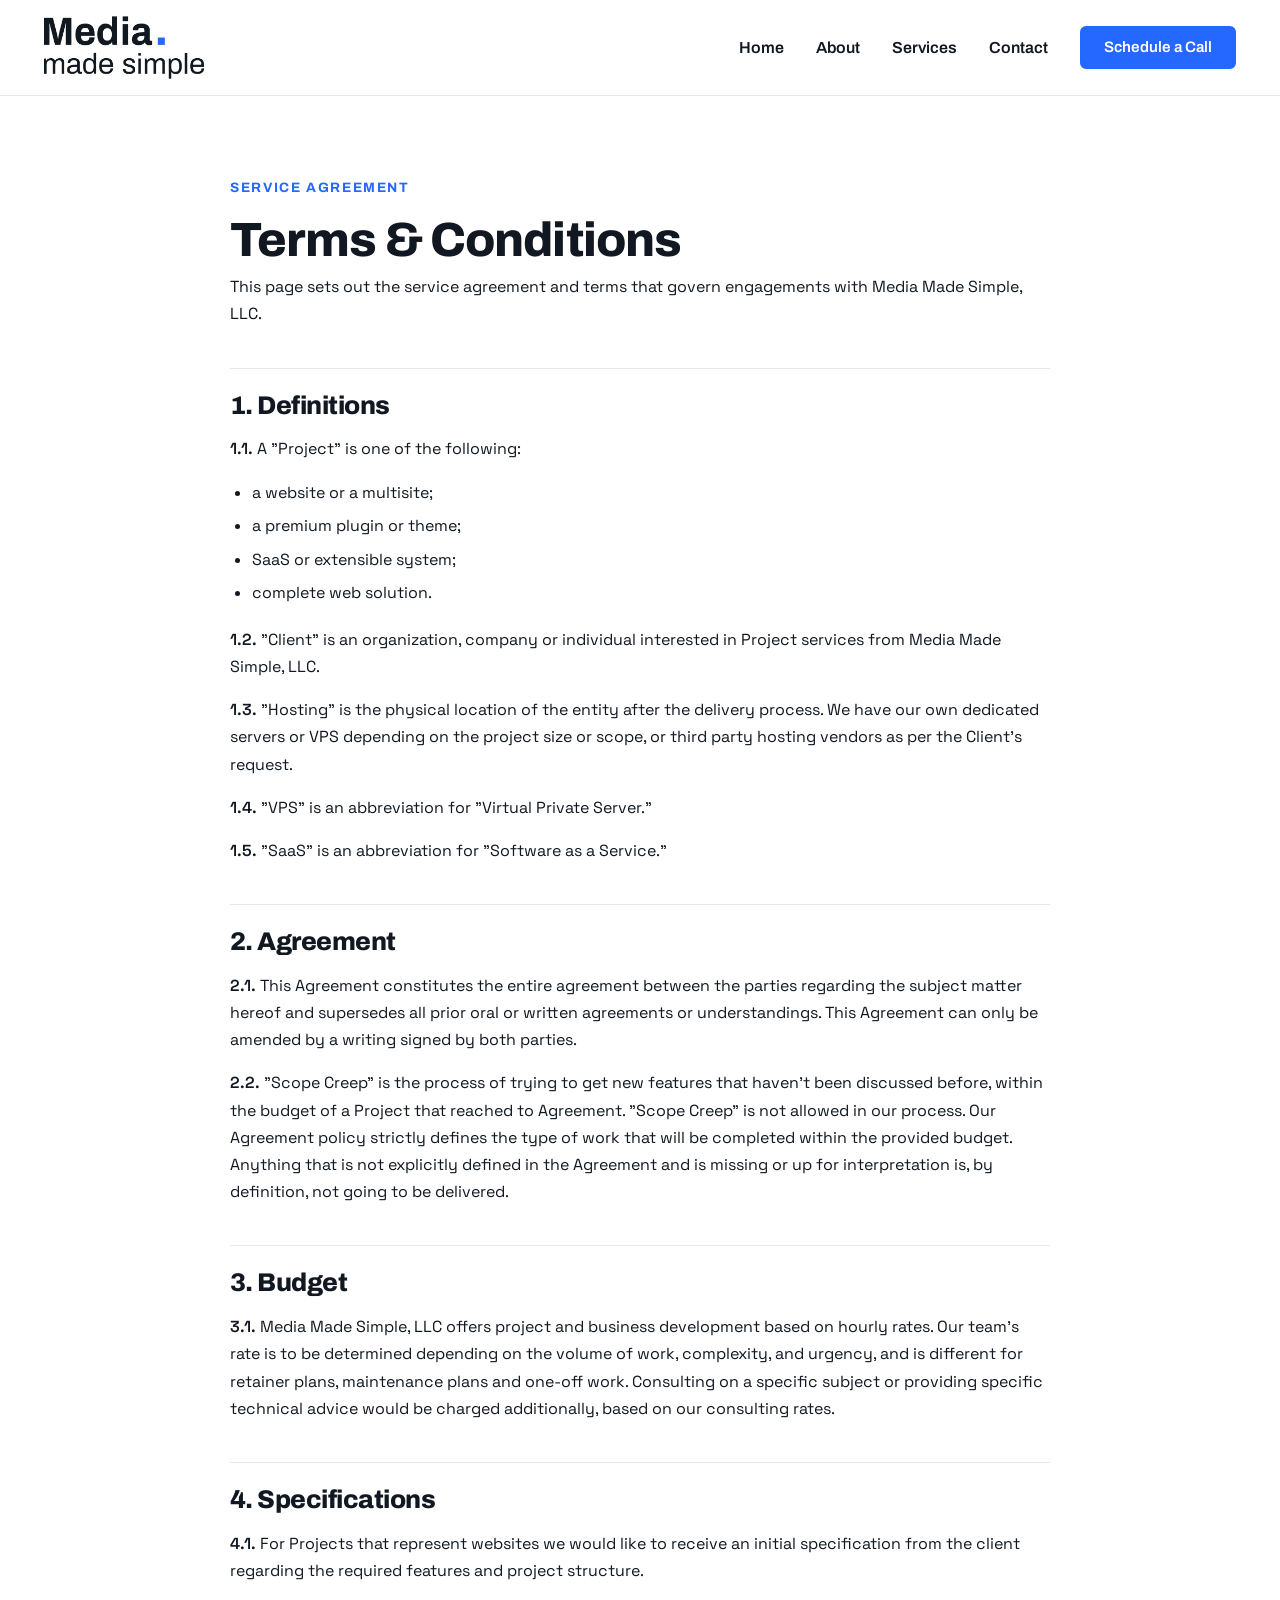
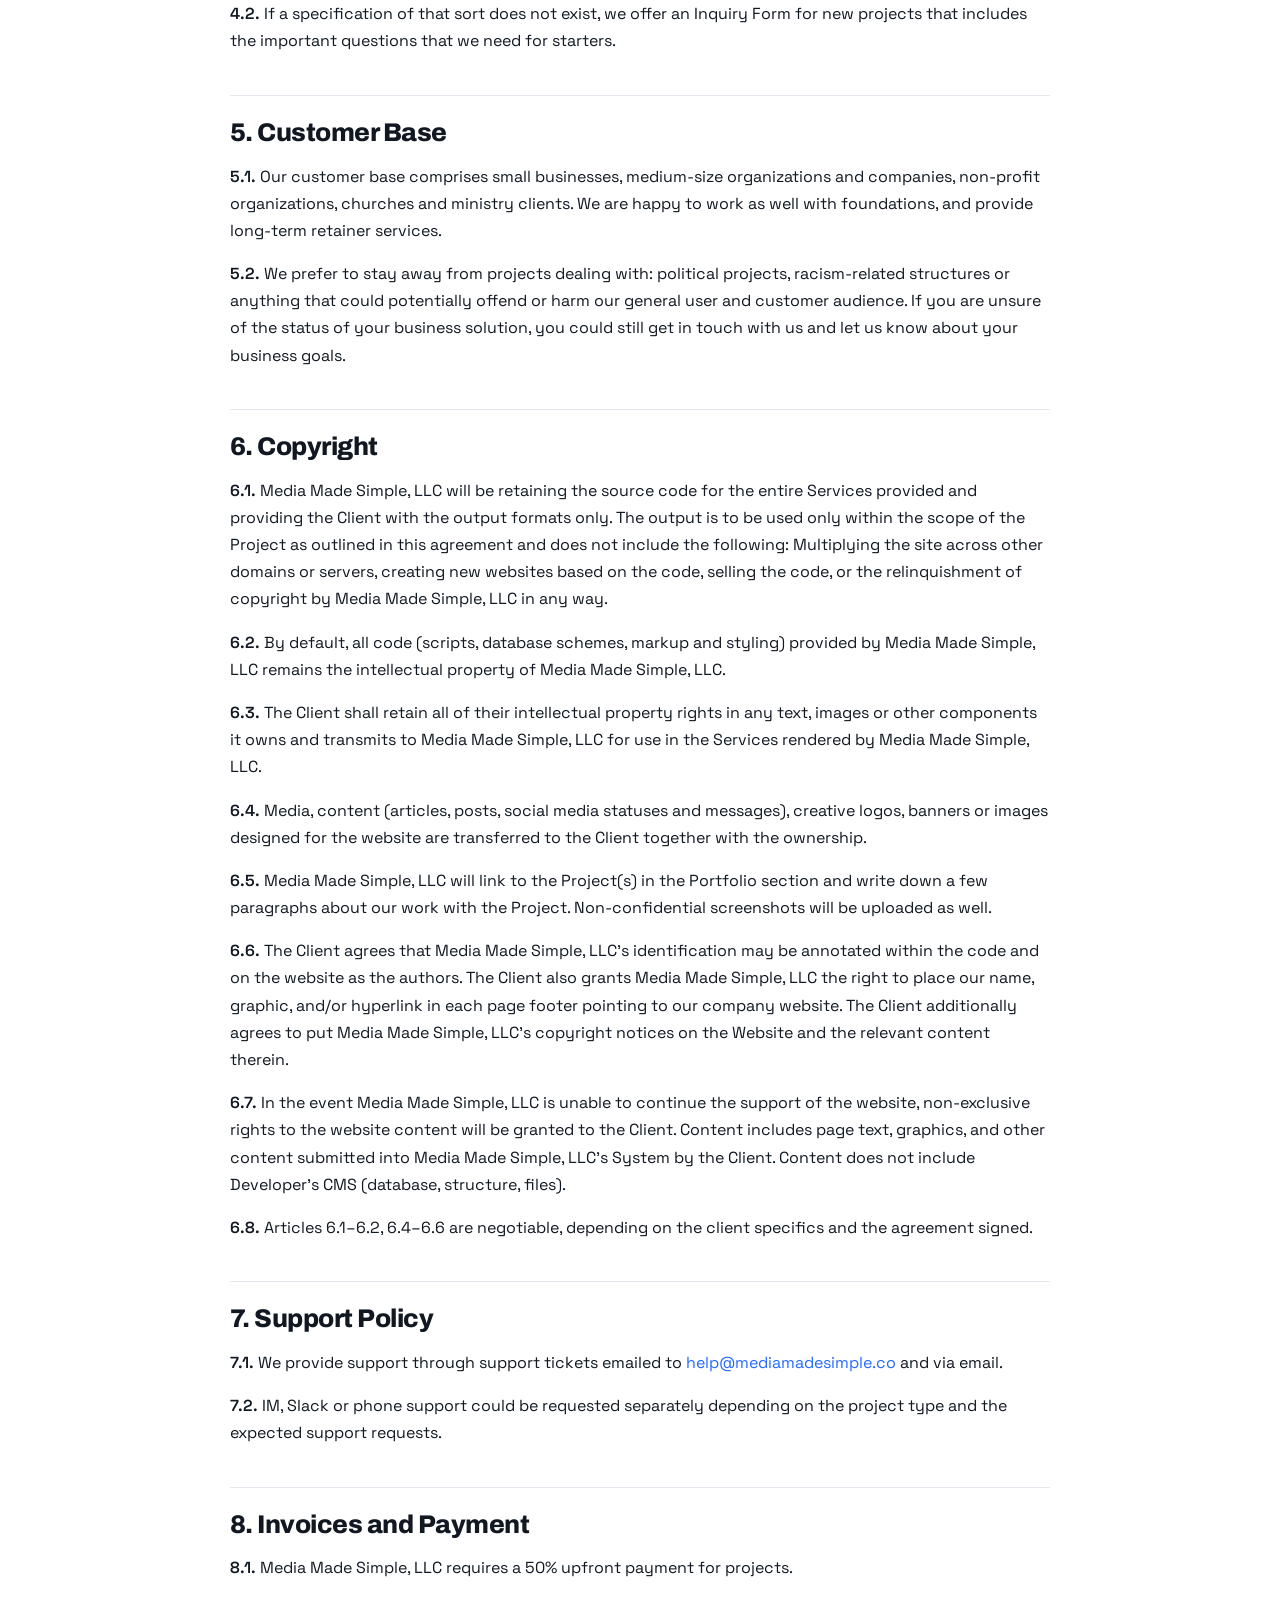
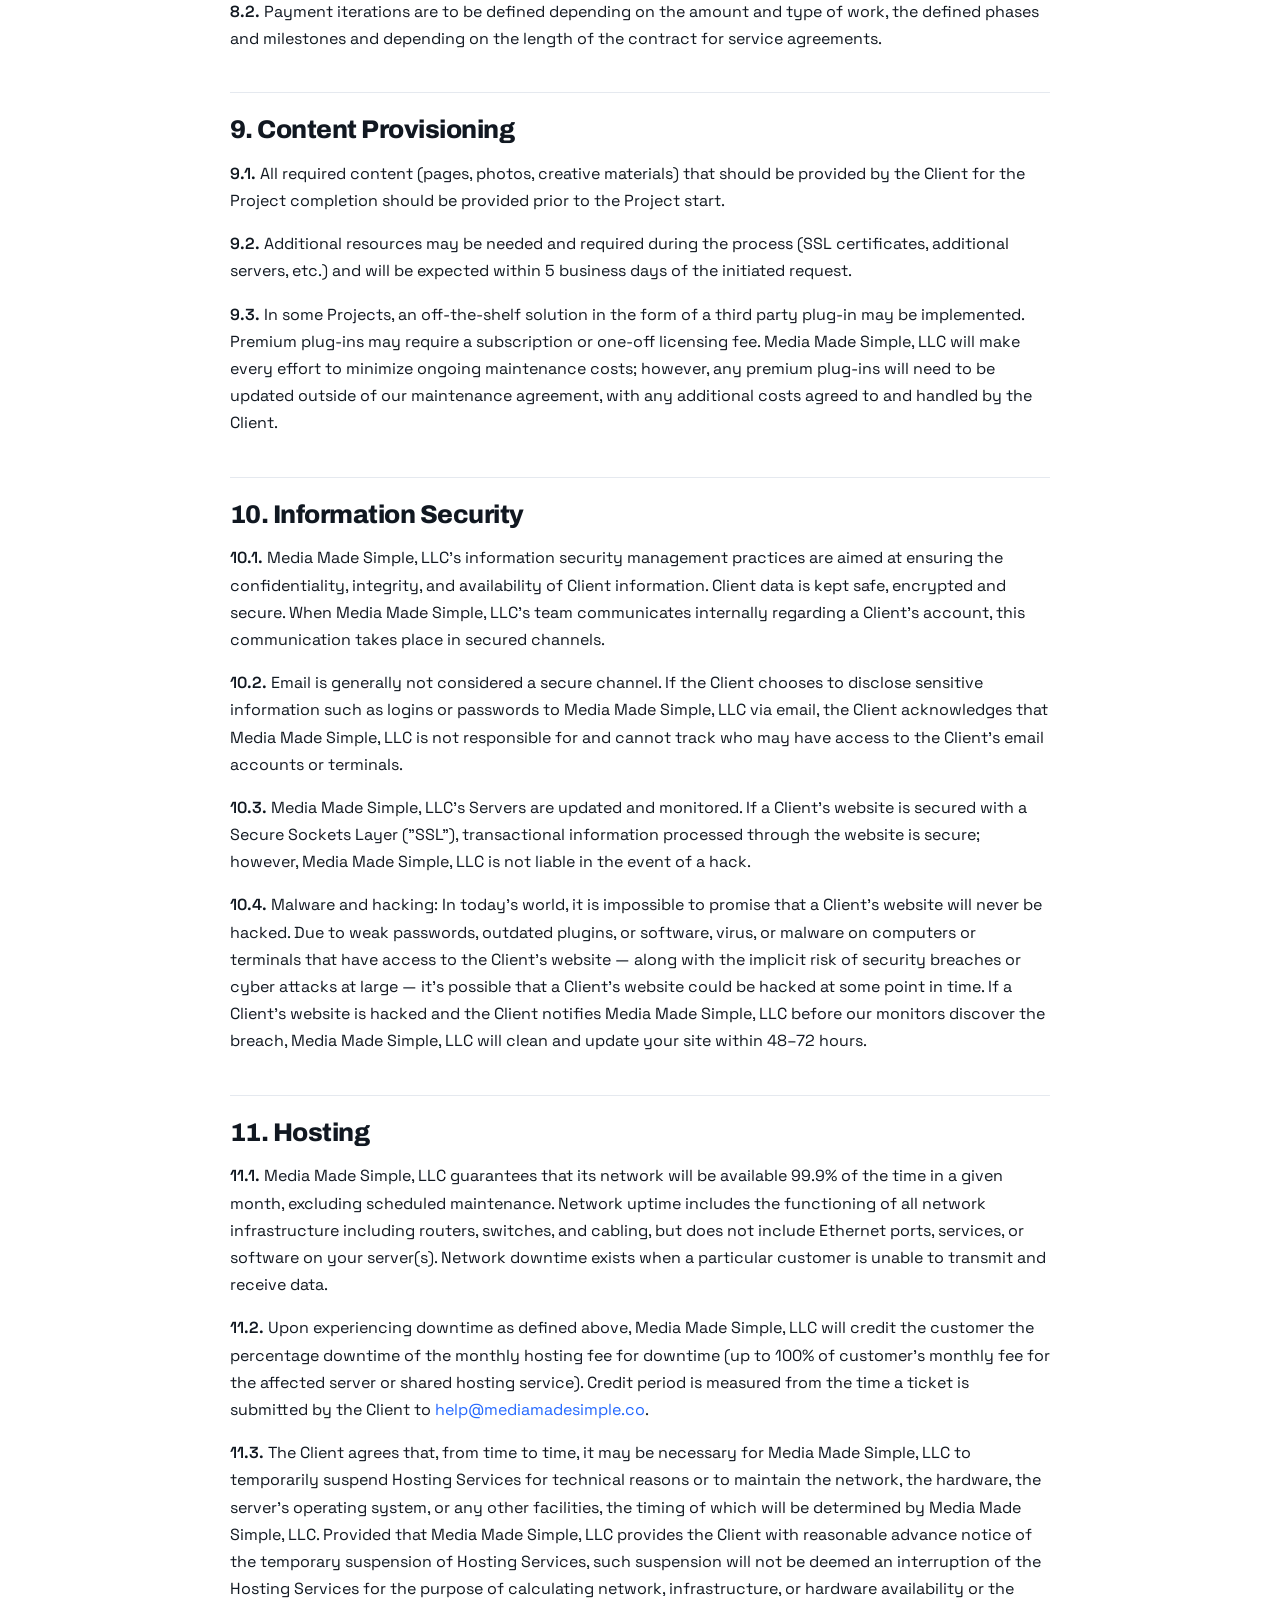
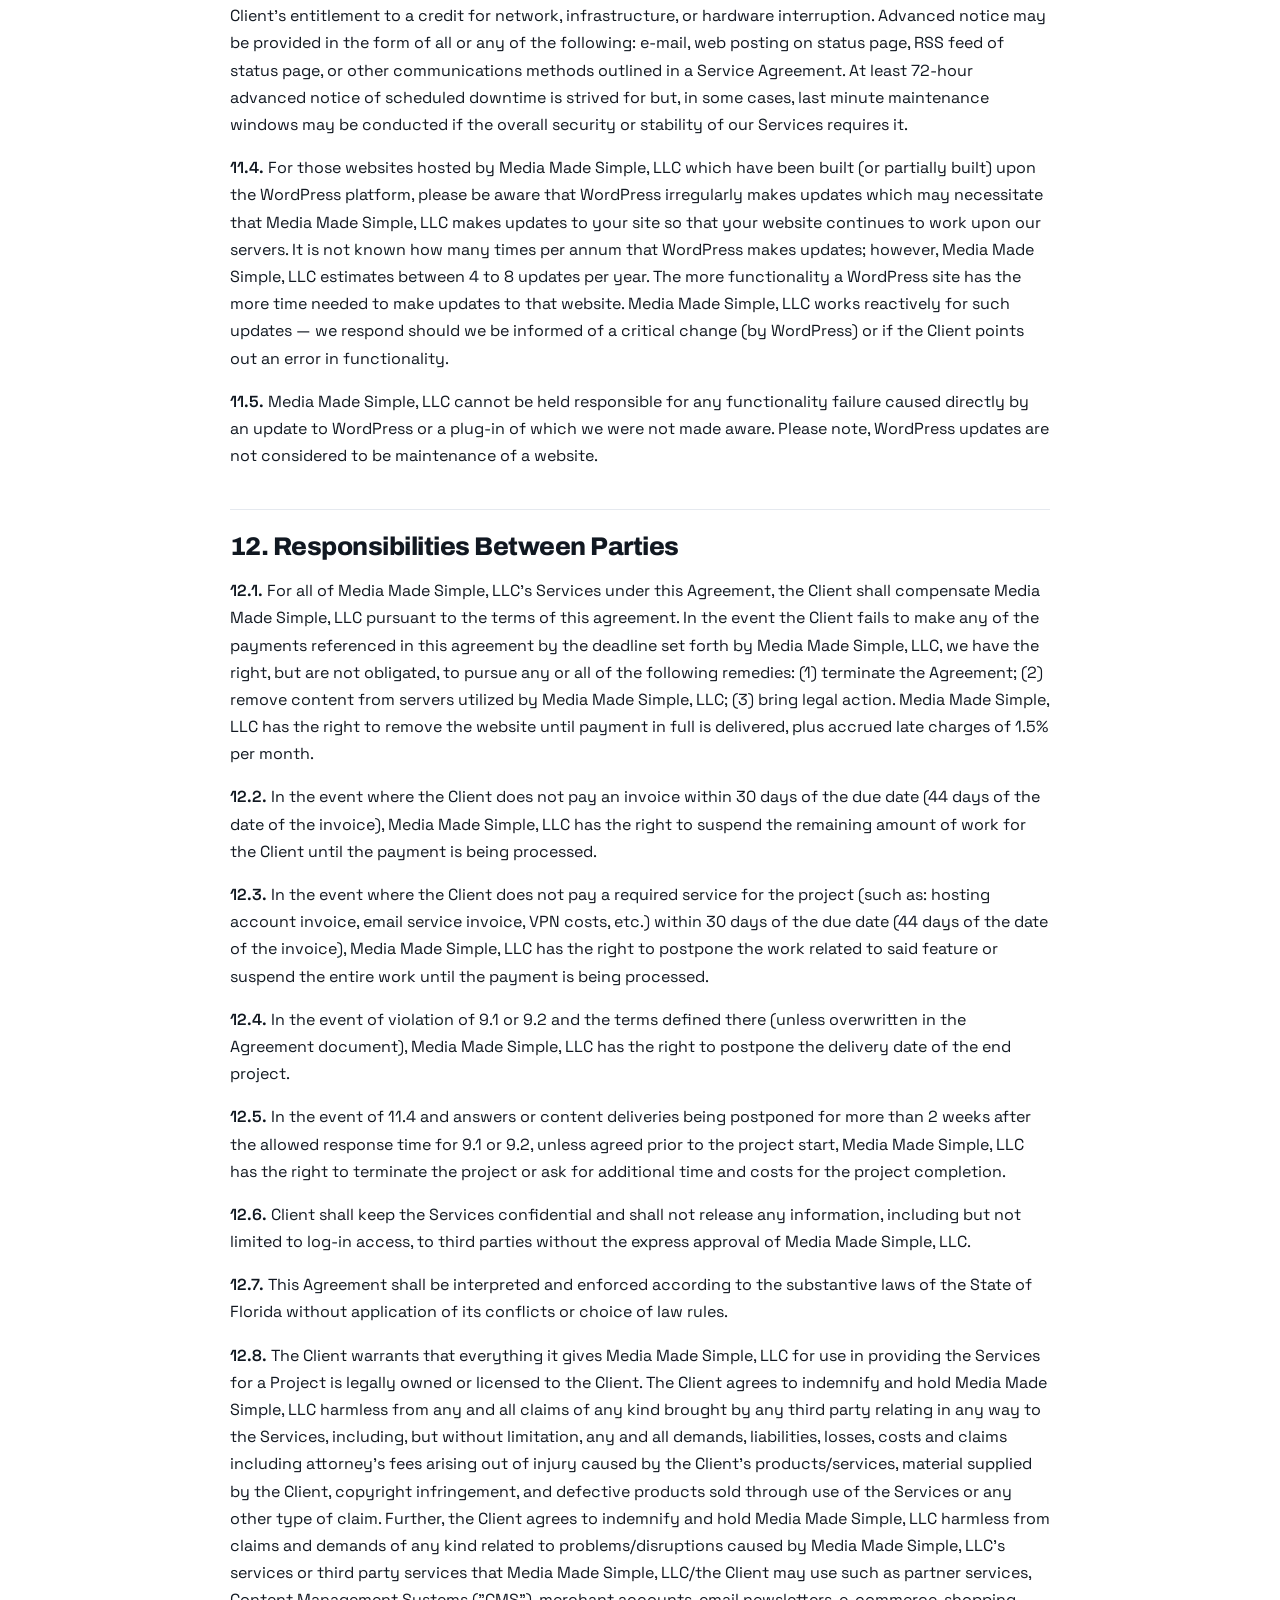
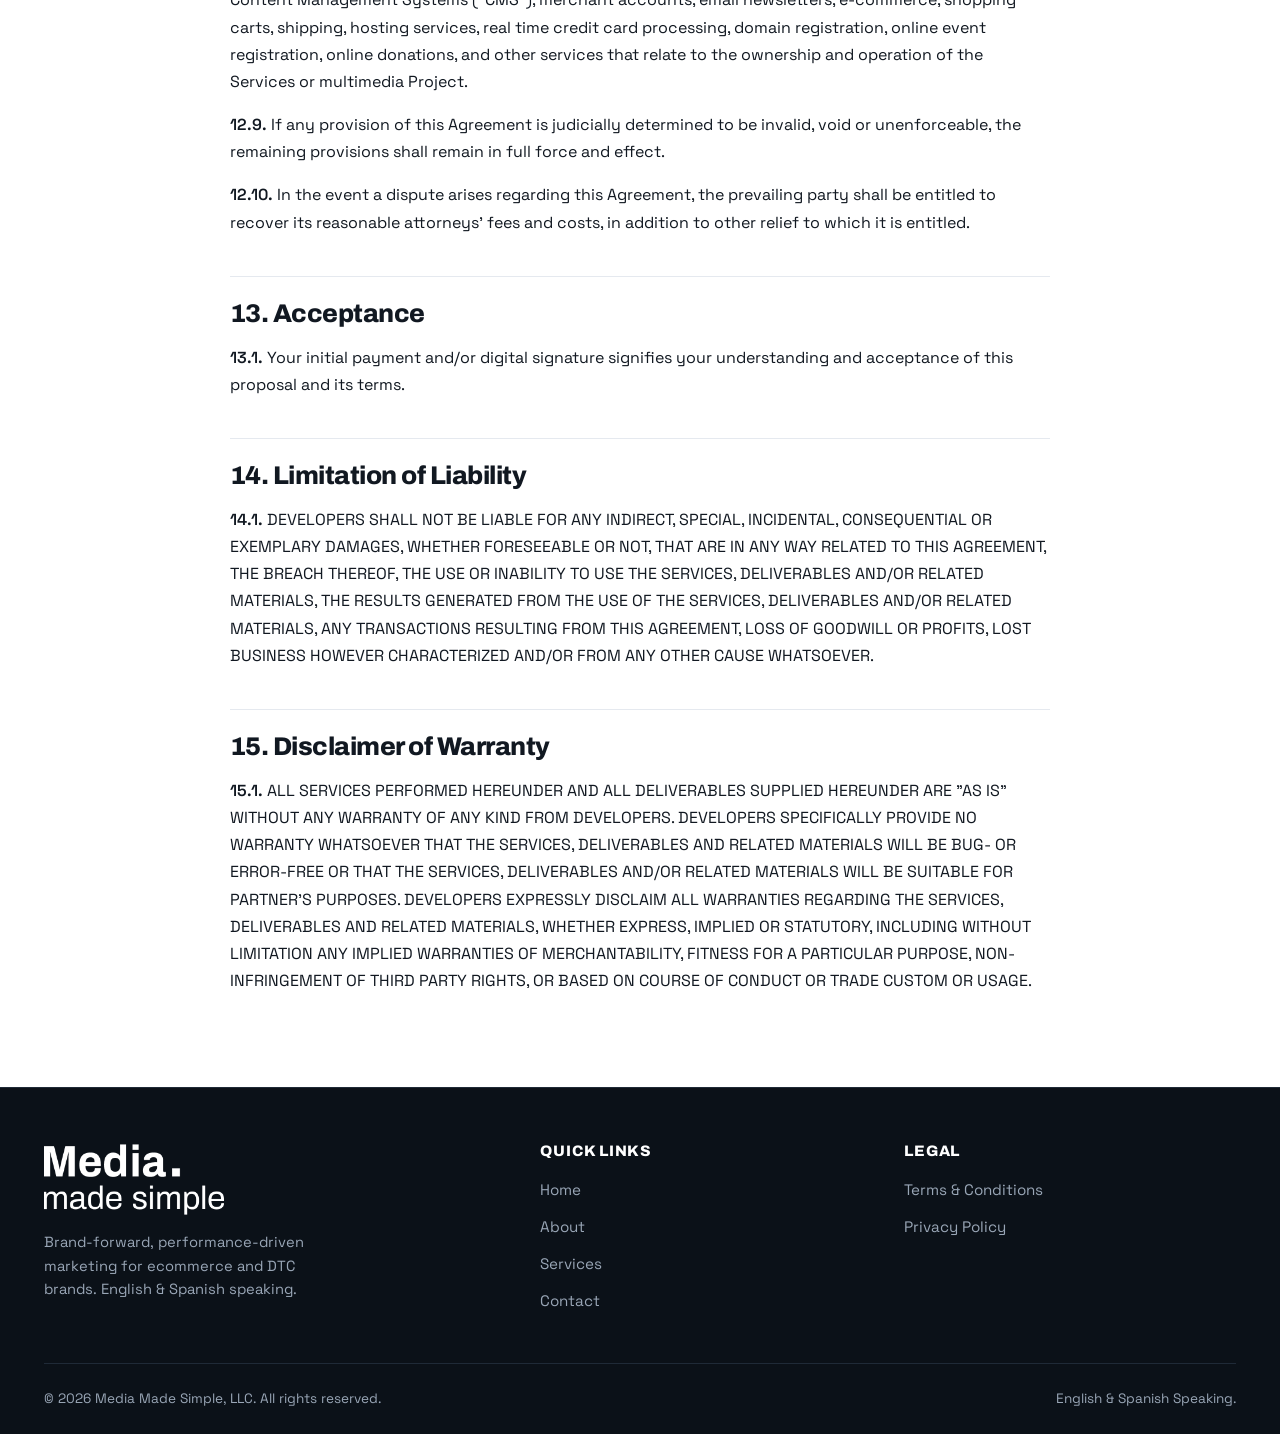
<file: terms-and-conditions.html>
<!DOCTYPE html>
<html lang="en">
<head>
  <meta charset="UTF-8" />
  <meta name="viewport" content="width=device-width, initial-scale=1.0" />
  <title>Terms &amp; Conditions — Media Made Simple</title>
  <meta name="description" content="Service agreement and terms for engagements with Media Made Simple, LLC." />
  <meta name="theme-color" content="#ffffff" />
  <meta name="robots" content="index,follow" />
  <link rel="icon" type="image/webp" href="/assets/img/favicon.webp" />
  <link rel="canonical" href="https://mediamadesimple.co/terms-and-conditions" />
  <link rel="preconnect" href="https://fonts.googleapis.com" />
  <link rel="preconnect" href="https://fonts.gstatic.com" crossorigin />
  <link href="https://fonts.googleapis.com/css2?family=Archivo:wght@400;500;600;700;800&family=Space+Grotesk:wght@400;500;600;700&display=swap" rel="stylesheet" />
  <link rel="stylesheet" href="/css/styles.css" />
</head>
<body>
  <a class="skip-link" href="#main">Skip to content</a>

  <header class="site-header">
    <div class="site-header__inner">
      <a class="site-header__logo" href="/" aria-label="Media Made Simple home">
        <img src="/assets/img/logo.webp" alt="Media Made Simple" width="160" height="40" />
      </a>
      <nav class="nav" aria-label="Primary">
        <button class="nav__toggle" aria-expanded="false" aria-controls="primary-menu">Menu</button>
        <ul class="nav__list" id="primary-menu">
          <li><a href="/">Home</a></li>
          <li><a href="/#about">About</a></li>
          <li><a href="/#services">Services</a></li>
          <li><a href="/contact.html">Contact</a></li>
        </ul>
        <a href="/contact.html" class="btn btn--primary nav__cta">Schedule a Call</a>
      </nav>
    </div>
  </header>

  <main id="main" class="legal">
    <div class="container">
      <article class="legal__inner">
        <span class="legal__eyebrow">Service Agreement</span>
        <h1>Terms &amp; Conditions</h1>
        <p>This page sets out the service agreement and terms that govern engagements with Media Made Simple, LLC.</p>

        <h2>1. Definitions</h2>
        <p><strong>1.1.</strong> A "Project" is one of the following:</p>
        <ul>
          <li>a website or a multisite;</li>
          <li>a premium plugin or theme;</li>
          <li>SaaS or extensible system;</li>
          <li>complete web solution.</li>
        </ul>
        <p><strong>1.2.</strong> "Client" is an organization, company or individual interested in Project services from Media Made Simple, LLC.</p>
        <p><strong>1.3.</strong> "Hosting" is the physical location of the entity after the delivery process. We have our own dedicated servers or VPS depending on the project size or scope, or third party hosting vendors as per the Client's request.</p>
        <p><strong>1.4.</strong> "VPS" is an abbreviation for "Virtual Private Server."</p>
        <p><strong>1.5.</strong> "SaaS" is an abbreviation for "Software as a Service."</p>

        <h2>2. Agreement</h2>
        <p><strong>2.1.</strong> This Agreement constitutes the entire agreement between the parties regarding the subject matter hereof and supersedes all prior oral or written agreements or understandings. This Agreement can only be amended by a writing signed by both parties.</p>
        <p><strong>2.2.</strong> "Scope Creep" is the process of trying to get new features that haven't been discussed before, within the budget of a Project that reached to Agreement. "Scope Creep" is not allowed in our process. Our Agreement policy strictly defines the type of work that will be completed within the provided budget. Anything that is not explicitly defined in the Agreement and is missing or up for interpretation is, by definition, not going to be delivered.</p>

        <h2>3. Budget</h2>
        <p><strong>3.1.</strong> Media Made Simple, LLC offers project and business development based on hourly rates. Our team's rate is to be determined depending on the volume of work, complexity, and urgency, and is different for retainer plans, maintenance plans and one-off work. Consulting on a specific subject or providing specific technical advice would be charged additionally, based on our consulting rates.</p>

        <h2>4. Specifications</h2>
        <p><strong>4.1.</strong> For Projects that represent websites we would like to receive an initial specification from the client regarding the required features and project structure.</p>
        <p><strong>4.2.</strong> If a specification of that sort does not exist, we offer an Inquiry Form for new projects that includes the important questions that we need for starters.</p>

        <h2>5. Customer Base</h2>
        <p><strong>5.1.</strong> Our customer base comprises small businesses, medium-size organizations and companies, non-profit organizations, churches and ministry clients. We are happy to work as well with foundations, and provide long-term retainer services.</p>
        <p><strong>5.2.</strong> We prefer to stay away from projects dealing with: political projects, racism-related structures or anything that could potentially offend or harm our general user and customer audience. If you are unsure of the status of your business solution, you could still get in touch with us and let us know about your business goals.</p>

        <h2>6. Copyright</h2>
        <p><strong>6.1.</strong> Media Made Simple, LLC will be retaining the source code for the entire Services provided and providing the Client with the output formats only. The output is to be used only within the scope of the Project as outlined in this agreement and does not include the following: Multiplying the site across other domains or servers, creating new websites based on the code, selling the code, or the relinquishment of copyright by Media Made Simple, LLC in any way.</p>
        <p><strong>6.2.</strong> By default, all code (scripts, database schemes, markup and styling) provided by Media Made Simple, LLC remains the intellectual property of Media Made Simple, LLC.</p>
        <p><strong>6.3.</strong> The Client shall retain all of their intellectual property rights in any text, images or other components it owns and transmits to Media Made Simple, LLC for use in the Services rendered by Media Made Simple, LLC.</p>
        <p><strong>6.4.</strong> Media, content (articles, posts, social media statuses and messages), creative logos, banners or images designed for the website are transferred to the Client together with the ownership.</p>
        <p><strong>6.5.</strong> Media Made Simple, LLC will link to the Project(s) in the Portfolio section and write down a few paragraphs about our work with the Project. Non-confidential screenshots will be uploaded as well.</p>
        <p><strong>6.6.</strong> The Client agrees that Media Made Simple, LLC's identification may be annotated within the code and on the website as the authors. The Client also grants Media Made Simple, LLC the right to place our name, graphic, and/or hyperlink in each page footer pointing to our company website. The Client additionally agrees to put Media Made Simple, LLC's copyright notices on the Website and the relevant content therein.</p>
        <p><strong>6.7.</strong> In the event Media Made Simple, LLC is unable to continue the support of the website, non-exclusive rights to the website content will be granted to the Client. Content includes page text, graphics, and other content submitted into Media Made Simple, LLC's System by the Client. Content does not include Developer's CMS (database, structure, files).</p>
        <p><strong>6.8.</strong> Articles 6.1–6.2, 6.4–6.6 are negotiable, depending on the client specifics and the agreement signed.</p>

        <h2>7. Support Policy</h2>
        <p><strong>7.1.</strong> We provide support through support tickets emailed to <a href="mailto:help@mediamadesimple.co">help@mediamadesimple.co</a> and via email.</p>
        <p><strong>7.2.</strong> IM, Slack or phone support could be requested separately depending on the project type and the expected support requests.</p>

        <h2>8. Invoices and Payment</h2>
        <p><strong>8.1.</strong> Media Made Simple, LLC requires a 50% upfront payment for projects.</p>
        <p><strong>8.2.</strong> Payment iterations are to be defined depending on the amount and type of work, the defined phases and milestones and depending on the length of the contract for service agreements.</p>

        <h2>9. Content Provisioning</h2>
        <p><strong>9.1.</strong> All required content (pages, photos, creative materials) that should be provided by the Client for the Project completion should be provided prior to the Project start.</p>
        <p><strong>9.2.</strong> Additional resources may be needed and required during the process (SSL certificates, additional servers, etc.) and will be expected within 5 business days of the initiated request.</p>
        <p><strong>9.3.</strong> In some Projects, an off-the-shelf solution in the form of a third party plug-in may be implemented. Premium plug-ins may require a subscription or one-off licensing fee. Media Made Simple, LLC will make every effort to minimize ongoing maintenance costs; however, any premium plug-ins will need to be updated outside of our maintenance agreement, with any additional costs agreed to and handled by the Client.</p>

        <h2>10. Information Security</h2>
        <p><strong>10.1.</strong> Media Made Simple, LLC's information security management practices are aimed at ensuring the confidentiality, integrity, and availability of Client information. Client data is kept safe, encrypted and secure. When Media Made Simple, LLC's team communicates internally regarding a Client's account, this communication takes place in secured channels.</p>
        <p><strong>10.2.</strong> Email is generally not considered a secure channel. If the Client chooses to disclose sensitive information such as logins or passwords to Media Made Simple, LLC via email, the Client acknowledges that Media Made Simple, LLC is not responsible for and cannot track who may have access to the Client's email accounts or terminals.</p>
        <p><strong>10.3.</strong> Media Made Simple, LLC's Servers are updated and monitored. If a Client's website is secured with a Secure Sockets Layer ("SSL"), transactional information processed through the website is secure; however, Media Made Simple, LLC is not liable in the event of a hack.</p>
        <p><strong>10.4.</strong> Malware and hacking: In today's world, it is impossible to promise that a Client's website will never be hacked. Due to weak passwords, outdated plugins, or software, virus, or malware on computers or terminals that have access to the Client's website — along with the implicit risk of security breaches or cyber attacks at large — it's possible that a Client's website could be hacked at some point in time. If a Client's website is hacked and the Client notifies Media Made Simple, LLC before our monitors discover the breach, Media Made Simple, LLC will clean and update your site within 48–72 hours.</p>

        <h2>11. Hosting</h2>
        <p><strong>11.1.</strong> Media Made Simple, LLC guarantees that its network will be available 99.9% of the time in a given month, excluding scheduled maintenance. Network uptime includes the functioning of all network infrastructure including routers, switches, and cabling, but does not include Ethernet ports, services, or software on your server(s). Network downtime exists when a particular customer is unable to transmit and receive data.</p>
        <p><strong>11.2.</strong> Upon experiencing downtime as defined above, Media Made Simple, LLC will credit the customer the percentage downtime of the monthly hosting fee for downtime (up to 100% of customer's monthly fee for the affected server or shared hosting service). Credit period is measured from the time a ticket is submitted by the Client to <a href="mailto:help@mediamadesimple.co">help@mediamadesimple.co</a>.</p>
        <p><strong>11.3.</strong> The Client agrees that, from time to time, it may be necessary for Media Made Simple, LLC to temporarily suspend Hosting Services for technical reasons or to maintain the network, the hardware, the server's operating system, or any other facilities, the timing of which will be determined by Media Made Simple, LLC. Provided that Media Made Simple, LLC provides the Client with reasonable advance notice of the temporary suspension of Hosting Services, such suspension will not be deemed an interruption of the Hosting Services for the purpose of calculating network, infrastructure, or hardware availability or the Client's entitlement to a credit for network, infrastructure, or hardware interruption. Advanced notice may be provided in the form of all or any of the following: e-mail, web posting on status page, RSS feed of status page, or other communications methods outlined in a Service Agreement. At least 72-hour advanced notice of scheduled downtime is strived for but, in some cases, last minute maintenance windows may be conducted if the overall security or stability of our Services requires it.</p>
        <p><strong>11.4.</strong> For those websites hosted by Media Made Simple, LLC which have been built (or partially built) upon the WordPress platform, please be aware that WordPress irregularly makes updates which may necessitate that Media Made Simple, LLC makes updates to your site so that your website continues to work upon our servers. It is not known how many times per annum that WordPress makes updates; however, Media Made Simple, LLC estimates between 4 to 8 updates per year. The more functionality a WordPress site has the more time needed to make updates to that website. Media Made Simple, LLC works reactively for such updates — we respond should we be informed of a critical change (by WordPress) or if the Client points out an error in functionality.</p>
        <p><strong>11.5.</strong> Media Made Simple, LLC cannot be held responsible for any functionality failure caused directly by an update to WordPress or a plug-in of which we were not made aware. Please note, WordPress updates are not considered to be maintenance of a website.</p>

        <h2>12. Responsibilities Between Parties</h2>
        <p><strong>12.1.</strong> For all of Media Made Simple, LLC's Services under this Agreement, the Client shall compensate Media Made Simple, LLC pursuant to the terms of this agreement. In the event the Client fails to make any of the payments referenced in this agreement by the deadline set forth by Media Made Simple, LLC, we have the right, but are not obligated, to pursue any or all of the following remedies: (1) terminate the Agreement; (2) remove content from servers utilized by Media Made Simple, LLC; (3) bring legal action. Media Made Simple, LLC has the right to remove the website until payment in full is delivered, plus accrued late charges of 1.5% per month.</p>
        <p><strong>12.2.</strong> In the event where the Client does not pay an invoice within 30 days of the due date (44 days of the date of the invoice), Media Made Simple, LLC has the right to suspend the remaining amount of work for the Client until the payment is being processed.</p>
        <p><strong>12.3.</strong> In the event where the Client does not pay a required service for the project (such as: hosting account invoice, email service invoice, VPN costs, etc.) within 30 days of the due date (44 days of the date of the invoice), Media Made Simple, LLC has the right to postpone the work related to said feature or suspend the entire work until the payment is being processed.</p>
        <p><strong>12.4.</strong> In the event of violation of 9.1 or 9.2 and the terms defined there (unless overwritten in the Agreement document), Media Made Simple, LLC has the right to postpone the delivery date of the end project.</p>
        <p><strong>12.5.</strong> In the event of 11.4 and answers or content deliveries being postponed for more than 2 weeks after the allowed response time for 9.1 or 9.2, unless agreed prior to the project start, Media Made Simple, LLC has the right to terminate the project or ask for additional time and costs for the project completion.</p>
        <p><strong>12.6.</strong> Client shall keep the Services confidential and shall not release any information, including but not limited to log-in access, to third parties without the express approval of Media Made Simple, LLC.</p>
        <p><strong>12.7.</strong> This Agreement shall be interpreted and enforced according to the substantive laws of the State of Florida without application of its conflicts or choice of law rules.</p>
        <p><strong>12.8.</strong> The Client warrants that everything it gives Media Made Simple, LLC for use in providing the Services for a Project is legally owned or licensed to the Client. The Client agrees to indemnify and hold Media Made Simple, LLC harmless from any and all claims of any kind brought by any third party relating in any way to the Services, including, but without limitation, any and all demands, liabilities, losses, costs and claims including attorney's fees arising out of injury caused by the Client's products/services, material supplied by the Client, copyright infringement, and defective products sold through use of the Services or any other type of claim. Further, the Client agrees to indemnify and hold Media Made Simple, LLC harmless from claims and demands of any kind related to problems/disruptions caused by Media Made Simple, LLC's services or third party services that Media Made Simple, LLC/the Client may use such as partner services, Content Management Systems ("CMS"), merchant accounts, email newsletters, e-commerce, shopping carts, shipping, hosting services, real time credit card processing, domain registration, online event registration, online donations, and other services that relate to the ownership and operation of the Services or multimedia Project.</p>
        <p><strong>12.9.</strong> If any provision of this Agreement is judicially determined to be invalid, void or unenforceable, the remaining provisions shall remain in full force and effect.</p>
        <p><strong>12.10.</strong> In the event a dispute arises regarding this Agreement, the prevailing party shall be entitled to recover its reasonable attorneys' fees and costs, in addition to other relief to which it is entitled.</p>

        <h2>13. Acceptance</h2>
        <p><strong>13.1.</strong> Your initial payment and/or digital signature signifies your understanding and acceptance of this proposal and its terms.</p>

        <h2>14. Limitation of Liability</h2>
        <p><strong>14.1.</strong> DEVELOPERS SHALL NOT BE LIABLE FOR ANY INDIRECT, SPECIAL, INCIDENTAL, CONSEQUENTIAL OR EXEMPLARY DAMAGES, WHETHER FORESEEABLE OR NOT, THAT ARE IN ANY WAY RELATED TO THIS AGREEMENT, THE BREACH THEREOF, THE USE OR INABILITY TO USE THE SERVICES, DELIVERABLES AND/OR RELATED MATERIALS, THE RESULTS GENERATED FROM THE USE OF THE SERVICES, DELIVERABLES AND/OR RELATED MATERIALS, ANY TRANSACTIONS RESULTING FROM THIS AGREEMENT, LOSS OF GOODWILL OR PROFITS, LOST BUSINESS HOWEVER CHARACTERIZED AND/OR FROM ANY OTHER CAUSE WHATSOEVER.</p>

        <h2>15. Disclaimer of Warranty</h2>
        <p><strong>15.1.</strong> ALL SERVICES PERFORMED HEREUNDER AND ALL DELIVERABLES SUPPLIED HEREUNDER ARE "AS IS" WITHOUT ANY WARRANTY OF ANY KIND FROM DEVELOPERS. DEVELOPERS SPECIFICALLY PROVIDE NO WARRANTY WHATSOEVER THAT THE SERVICES, DELIVERABLES AND RELATED MATERIALS WILL BE BUG- OR ERROR-FREE OR THAT THE SERVICES, DELIVERABLES AND/OR RELATED MATERIALS WILL BE SUITABLE FOR PARTNER'S PURPOSES. DEVELOPERS EXPRESSLY DISCLAIM ALL WARRANTIES REGARDING THE SERVICES, DELIVERABLES AND RELATED MATERIALS, WHETHER EXPRESS, IMPLIED OR STATUTORY, INCLUDING WITHOUT LIMITATION ANY IMPLIED WARRANTIES OF MERCHANTABILITY, FITNESS FOR A PARTICULAR PURPOSE, NON-INFRINGEMENT OF THIRD PARTY RIGHTS, OR BASED ON COURSE OF CONDUCT OR TRADE CUSTOM OR USAGE.</p>
      </article>
    </div>
  </main>

  <footer class="site-footer">
    <div class="container">
      <div class="site-footer__grid">
        <div class="site-footer__brand">
          <img src="/assets/img/logo.webp" alt="Media Made Simple" width="180" height="45" />
          <p>Brand-forward, performance-driven marketing for ecommerce and DTC brands. English &amp; Spanish speaking.</p>
        </div>
        <div>
          <h4>Quick Links</h4>
          <ul>
            <li><a href="/">Home</a></li>
            <li><a href="/#about">About</a></li>
            <li><a href="/#services">Services</a></li>
            <li><a href="/contact.html">Contact</a></li>
          </ul>
        </div>
        <div>
          <h4>Legal</h4>
          <ul>
            <li><a href="/terms-and-conditions.html">Terms &amp; Conditions</a></li>
            <li><a href="/privacy-policy.html">Privacy Policy</a></li>
          </ul>
        </div>
      </div>
      <div class="site-footer__legal">
        <span>© <span id="year">2026</span> Media Made Simple, LLC. All rights reserved.</span>
        <span>English &amp; Spanish Speaking.</span>
      </div>
    </div>
  </footer>

  <script src="/js/main.js" defer></script>
</body>
</html>
</file>
<file: css/styles.css>
/* Media Made Simple — replica styles (v2: light-first to match the live site)
   Tokens pulled from live site: Archivo (heading) + Space Grotesk (body)
   on #2468FF blue, #111821 dark text on light background. */

:root {
  --color-bg: #ffffff;
  --color-surface: #f4f5f7;
  --color-surface-2: #eef0f3;
  --color-dark: #111821;
  --color-dark-2: #0b1118;
  --color-blue: #2468FF;
  --color-blue-2: #1a55d8;
  --color-text: #111821;
  --color-text-muted: #4a5562;
  --color-text-on-dark: #e7ecf3;
  --color-text-on-dark-muted: #99a6b6;
  --color-border: #e5e9ef;
  --color-border-dark: #1f2a37;

  --font-heading: "Archivo", -apple-system, BlinkMacSystemFont, "Segoe UI", Helvetica, Arial, sans-serif;
  --font-body: "Space Grotesk", -apple-system, BlinkMacSystemFont, "Segoe UI", Helvetica, Arial, sans-serif;

  --radius-sm: 6px;
  --radius-md: 12px;
  --radius-lg: 20px;
  --shadow-sm: 0 1px 2px rgba(17, 24, 33, 0.05);
  --shadow-md: 0 8px 28px rgba(17, 24, 33, 0.08);

  --container: 1240px;
  --container-narrow: 880px;

  /* Subtle dot pattern */
  --dot-bg:
    radial-gradient(circle, rgba(17,24,33,0.10) 1px, transparent 1.2px);
  --dot-size: 22px 22px;
}

* { box-sizing: border-box; }
*::before, *::after { box-sizing: border-box; }

html { scroll-behavior: smooth; }

body {
  margin: 0;
  font-family: var(--font-body);
  font-size: 17px;
  line-height: 1.6;
  color: var(--color-text);
  background: var(--color-bg);
  -webkit-font-smoothing: antialiased;
  -moz-osx-font-smoothing: grayscale;
}

img { max-width: 100%; height: auto; display: block; }
a { color: inherit; text-decoration: none; }
a:focus-visible, button:focus-visible {
  outline: 3px solid var(--color-blue);
  outline-offset: 2px;
  border-radius: 4px;
}

.skip-link { position: absolute; left: -9999px; }
.skip-link:focus {
  left: 1rem; top: 1rem;
  background: var(--color-blue); color: #fff;
  padding: 8px 14px; border-radius: var(--radius-sm); z-index: 1000;
}

h1, h2, h3, h4, h5, h6 {
  font-family: var(--font-heading);
  font-weight: 800;
  line-height: 1.05;
  letter-spacing: -0.02em;
  margin: 0 0 0.6em;
  color: inherit;
}

h1 { font-size: clamp(2.6rem, 7vw, 5.6rem); }
h2 { font-size: clamp(2rem, 4.6vw, 3.8rem); }
h3 { font-size: clamp(1.4rem, 2.4vw, 2rem); }
h4 { font-size: 1.2rem; }

p { margin: 0 0 1em; }
strong { font-weight: 600; }

.blue { color: var(--color-blue); }

/* Layout */
.container { width: 100%; max-width: var(--container); margin: 0 auto; padding: 0 1.5rem; }
.container.narrow { max-width: var(--container-narrow); }

.section { padding: clamp(4rem, 8vw, 7rem) 0; }
.section--dark { background: var(--color-dark); color: var(--color-text-on-dark); }
.section--dark h1, .section--dark h2, .section--dark h3 { color: #fff; }
.section--surface { background: var(--color-surface); }
.section--dots {
  background-color: var(--color-surface);
  background-image: var(--dot-bg);
  background-size: var(--dot-size);
}

/* Buttons */
.btn {
  display: inline-flex; align-items: center; justify-content: center; gap: 0.5rem;
  padding: 16px 30px;
  font-family: var(--font-heading);
  font-weight: 600; font-size: 1rem;
  border-radius: var(--radius-sm);
  border: 2px solid transparent;
  cursor: pointer; text-align: center; line-height: 1;
  transition: transform 0.15s ease, background 0.2s ease, color 0.2s ease, border-color 0.2s ease, box-shadow 0.2s ease;
}
.btn:hover { transform: translateY(-1px); }
.btn--primary { background: var(--color-blue); color: #fff; border-color: var(--color-blue); }
.btn--primary:hover { background: var(--color-blue-2); border-color: var(--color-blue-2); }
.btn--outline { background: transparent; color: var(--color-dark); border-color: var(--color-dark); }
.btn--outline:hover { background: var(--color-dark); color: #fff; }
.section--dark .btn--outline { color: #fff; border-color: #fff; }
.section--dark .btn--outline:hover { background: #fff; color: var(--color-dark); }

/* Header — WHITE */
.site-header {
  position: sticky; top: 0; z-index: 50;
  background: rgba(255, 255, 255, 0.92);
  backdrop-filter: saturate(160%) blur(10px);
  -webkit-backdrop-filter: saturate(160%) blur(10px);
  border-bottom: 1px solid var(--color-border);
}
.site-header__inner {
  display: flex; align-items: center; justify-content: space-between; gap: 1.5rem;
  padding: 1rem 1.5rem;
  max-width: var(--container);
  margin: 0 auto;
}
.site-header__logo img { width: 160px; height: auto; }
.nav { display: flex; align-items: center; gap: 2rem; }
.nav__list {
  list-style: none; margin: 0; padding: 0;
  display: flex; gap: 2rem;
}
.nav__list a {
  font-family: var(--font-heading);
  font-weight: 600; font-size: 1rem;
  color: var(--color-dark);
  transition: color 0.15s ease;
}
.nav__list a:hover { color: var(--color-blue); }
.nav__cta { padding: 12px 22px; font-size: 0.95rem; }

.nav__toggle {
  display: none; background: transparent;
  border: 1px solid var(--color-border);
  border-radius: var(--radius-sm);
  padding: 8px 14px; color: var(--color-dark);
  font-family: var(--font-heading); font-weight: 600; cursor: pointer;
}

@media (max-width: 880px) {
  .nav__list, .nav__cta { display: none; }
  .nav__toggle { display: inline-flex; align-items: center; gap: 6px; }
  .nav.is-open .nav__list {
    display: flex;
    position: absolute; top: 100%; left: 0; right: 0;
    flex-direction: column;
    background: #fff;
    padding: 1rem 1.5rem 1.5rem;
    border-top: 1px solid var(--color-border);
    border-bottom: 1px solid var(--color-border);
    gap: 1rem;
  }
  .nav.is-open .nav__cta { display: inline-flex; margin-top: 0.5rem; }
  .site-header__inner { position: relative; }
}

/* HERO — LIGHT with dot pattern */
.hero {
  background-color: var(--color-bg);
  background-image: var(--dot-bg);
  background-size: var(--dot-size);
  padding: clamp(4rem, 9vw, 8rem) 0 clamp(3rem, 7vw, 6rem);
  text-align: center;
}
.hero__title {
  font-family: var(--font-heading);
  font-weight: 800;
  font-size: clamp(2.6rem, 8vw, 6.4rem);
  line-height: 1;
  letter-spacing: -0.03em;
  color: var(--color-dark);
  margin-bottom: 0.4rem;
}
.hero__title .pill {
  display: inline-block;
  background: var(--color-dark);
  color: #fff;
  padding: 0.05em 0.35em 0.1em;
  border-radius: 8px;
}
.hero__title .period { color: var(--color-blue); }
.hero__lede {
  max-width: 720px;
  margin: 1.8rem auto 2.6rem;
  font-size: clamp(1.05rem, 1.6vw, 1.2rem);
  color: var(--color-text-muted);
  line-height: 1.6;
}
.hero__ctas {
  display: flex; justify-content: center; flex-wrap: wrap; gap: 1rem;
}

/* LOGO STRIP — WHITE marquee */
.logo-strip {
  background: var(--color-bg);
  padding: clamp(2rem, 4vw, 3.5rem) 0;
  overflow: hidden;
  border-bottom: 1px solid var(--color-border);
}
.marquee {
  display: flex;
  width: max-content;
  animation: marquee 35s linear infinite;
  gap: 4rem;
  align-items: center;
}
.marquee__item {
  flex: 0 0 auto;
  display: flex;
  align-items: center;
  justify-content: center;
  min-width: 180px;
  padding: 0 1rem;
}
.marquee__item img {
  max-height: 56px;
  width: auto;
  object-fit: contain;
  opacity: 0.85;
  transition: opacity 0.2s ease;
}
.marquee__item img:hover { opacity: 1; }
@keyframes marquee {
  from { transform: translateX(0); }
  to   { transform: translateX(-50%); }
}
@media (prefers-reduced-motion: reduce) {
  .marquee { animation: none; flex-wrap: wrap; justify-content: center; width: 100%; }
}

/* PULL QUOTE */
.pullquote {
  text-align: center;
  padding: clamp(4rem, 8vw, 6rem) 1.5rem;
  background: var(--color-bg);
  max-width: 920px;
  margin: 0 auto;
}
.pullquote__mark {
  display: inline-block; margin-bottom: 1.25rem;
  font-size: 2rem; color: var(--color-dark);
}
.pullquote q {
  display: block;
  font-family: var(--font-heading);
  font-weight: 700;
  font-size: clamp(1.5rem, 3vw, 2.4rem);
  line-height: 1.2;
  letter-spacing: -0.015em;
  color: var(--color-dark);
  margin-bottom: 1.5rem;
  quotes: "“" "”";
}
.pullquote__author {
  font-family: var(--font-heading);
  font-weight: 700; font-size: 1.05rem;
}
.pullquote__role {
  color: var(--color-blue);
  font-family: var(--font-heading);
  font-weight: 600;
  font-size: 0.95rem;
}

/* Two-column intro */
.two-col {
  display: grid; grid-template-columns: 1fr; gap: 2.5rem;
  align-items: start;
}
@media (min-width: 800px) {
  .two-col { grid-template-columns: 1fr 1.4fr; gap: 4rem; }
}

.big-h {
  font-family: var(--font-heading);
  font-weight: 800;
  font-size: clamp(2.2rem, 5vw, 4.4rem);
  line-height: 1;
  letter-spacing: -0.025em;
  color: var(--color-dark);
}
.big-h .period { color: var(--color-blue); }
.big-h .ellipsis { color: var(--color-blue); letter-spacing: -0.05em; }

/* Brand-card pair (Brand First / Performance Marketing) */
.brand-cards {
  display: grid; grid-template-columns: 1fr; gap: 2rem;
}
@media (min-width: 860px) {
  .brand-cards { grid-template-columns: 1fr 1fr; gap: 2.5rem; }
}
.brand-card {
  background: #fff;
  border: 1px solid var(--color-border);
  border-radius: var(--radius-lg);
  padding: clamp(2rem, 4vw, 3rem);
  box-shadow: var(--shadow-sm);
}
.brand-card h2 {
  font-size: clamp(2rem, 4vw, 3.4rem);
  margin-bottom: 1.5rem;
}
.brand-card p {
  color: var(--color-text-muted);
  font-size: 1.02rem;
}

/* Services grid (What We Do) */
.services-grid {
  display: grid;
  grid-template-columns: repeat(auto-fit, minmax(220px, 1fr));
  gap: 1.25rem;
}
.service-card {
  background: var(--color-dark-2);
  border: 1px solid var(--color-border-dark);
  border-radius: var(--radius-md);
  padding: 2rem 1.75rem;
  font-family: var(--font-heading);
  font-weight: 700;
  font-size: 1.15rem;
  line-height: 1.3;
  color: #fff;
  transition: border-color 0.2s ease, transform 0.2s ease, background 0.2s ease;
}
.service-card:hover {
  border-color: var(--color-blue);
  background: rgba(36, 104, 255, 0.10);
  transform: translateY(-2px);
}
.service-card .sub {
  display: block; margin-top: 0.5rem;
  font-weight: 400; font-size: 0.95rem;
  color: var(--color-text-on-dark-muted);
}

/* Testimonials grid */
.testimonials {
  display: grid;
  grid-template-columns: repeat(auto-fit, minmax(280px, 1fr));
  gap: 1.5rem;
}
.testimonial {
  background: #fff;
  border: 1px solid var(--color-border);
  border-radius: var(--radius-md);
  padding: 1.75rem;
  box-shadow: var(--shadow-sm);
}
.testimonial__stars {
  color: var(--color-blue);
  font-size: 1.1rem;
  letter-spacing: 0.15em;
  margin-bottom: 0.5rem;
}
.testimonial__name {
  font-family: var(--font-heading);
  font-weight: 700;
  margin-bottom: 1rem;
}
.testimonial p {
  margin: 0; color: var(--color-text);
  font-size: 0.98rem; line-height: 1.55;
}

/* Process steps */
.process {
  display: grid; grid-template-columns: 1fr; gap: 1.5rem;
}
@media (min-width: 760px) { .process { grid-template-columns: repeat(2, 1fr); } }
@media (min-width: 1080px) { .process { grid-template-columns: repeat(3, 1fr); } }
.step {
  background: var(--color-dark-2);
  border: 1px solid var(--color-border-dark);
  border-radius: var(--radius-md);
  padding: 2rem 1.75rem;
}
.step__num {
  display: inline-block;
  font-family: var(--font-heading);
  font-weight: 700; color: var(--color-blue);
  font-size: 0.95rem; margin-bottom: 0.5rem;
  letter-spacing: 0.06em;
}
.step h3 { font-size: 1.4rem; margin-bottom: 0.75rem; color: #fff; }
.step p { color: var(--color-text-on-dark-muted); margin: 0; font-size: 0.98rem; }

/* Deliverables */
.deliverables { display: grid; grid-template-columns: 1fr; gap: 1.5rem; }
@media (min-width: 880px) { .deliverables { grid-template-columns: repeat(3, 1fr); } }
.deliverable {
  background: #fff;
  border: 1px solid var(--color-border);
  border-radius: var(--radius-md);
  padding: 2rem 1.75rem;
}
.deliverable h3 { font-size: 1.4rem; margin-bottom: 0.75rem; color: var(--color-dark); }
.deliverable p { color: var(--color-text-muted); }

/* Right Fit split */
.split { display: grid; grid-template-columns: 1fr; gap: 2rem; }
@media (min-width: 800px) { .split { grid-template-columns: 1fr 1fr; gap: 3rem; } }
.split__card {
  background: #fff;
  border: 1px solid var(--color-border);
  border-radius: var(--radius-md);
  padding: 2rem 1.75rem;
  box-shadow: var(--shadow-sm);
}
.split__card h3 { margin-bottom: 1.25rem; }
.split__card ul { margin: 0; padding: 0; list-style: none; }
.split__card li {
  position: relative;
  padding-left: 1.9rem;
  margin-bottom: 0.85rem;
  font-size: 1rem; line-height: 1.5;
  color: var(--color-text);
}
.split__card li::before {
  content: "✓"; position: absolute; left: 0; top: 0;
  font-weight: 700; color: var(--color-blue);
  font-size: 1.15rem;
}
.split__card--neg li::before { content: "✕"; color: #d24242; }

/* Founder block */
.founder { text-align: center; max-width: 880px; margin: 0 auto; }
.founder h2 { color: #fff; margin-bottom: 1rem; }
.founder p {
  font-family: var(--font-heading);
  font-weight: 500;
  font-size: clamp(1.05rem, 1.6vw, 1.3rem);
  line-height: 1.45;
  color: var(--color-text-on-dark-muted);
  margin-bottom: 2rem;
}

/* Final CTA */
.final-cta { text-align: center; }
.final-cta h2 { color: #fff; }
.final-cta p {
  color: var(--color-text-on-dark-muted);
  max-width: 640px; margin: 0 auto 2rem;
  font-size: 1.05rem;
}

/* Footer */
.site-footer {
  background: var(--color-dark-2);
  color: var(--color-text-on-dark-muted);
  padding: 3.5rem 0 1.5rem;
  border-top: 1px solid var(--color-border-dark);
}
.site-footer__grid {
  display: grid; grid-template-columns: 1.4fr 1fr 1fr;
  gap: 2rem; margin-bottom: 2.5rem;
}
@media (max-width: 700px) { .site-footer__grid { grid-template-columns: 1fr; } }
.site-footer__brand img {
  width: 180px;
  margin-bottom: 1rem;
  filter: brightness(0) invert(1);
}
.site-footer__brand p { font-size: 0.92rem; max-width: 300px; }
.site-footer h4 {
  font-size: 0.95rem; color: #fff;
  letter-spacing: 0.05em; text-transform: uppercase;
  margin-bottom: 1rem;
}
.site-footer ul { list-style: none; margin: 0; padding: 0; }
.site-footer li { margin-bottom: 0.6rem; }
.site-footer a { color: var(--color-text-on-dark-muted); font-size: 0.95rem; }
.site-footer a:hover { color: var(--color-blue); }
.site-footer__legal {
  border-top: 1px solid var(--color-border-dark);
  padding-top: 1.5rem;
  display: flex; flex-wrap: wrap; justify-content: space-between; gap: 1rem;
  font-size: 0.85rem;
}

/* Contact form */
.contact-wrap {
  max-width: 720px; margin: 0 auto;
  background: #fff;
  border: 1px solid var(--color-border);
  border-radius: var(--radius-lg);
  padding: clamp(2rem, 4vw, 3rem);
  box-shadow: var(--shadow-md);
}
.field { display: flex; flex-direction: column; gap: 0.5rem; margin-bottom: 1.4rem; }
.field label {
  font-family: var(--font-heading);
  font-weight: 600; font-size: 0.95rem;
  color: var(--color-dark);
}
.field input, .field textarea {
  width: 100%;
  padding: 0.9rem 1rem;
  font: inherit; font-size: 1rem;
  color: var(--color-text); background: #fff;
  border: 1px solid var(--color-border);
  border-radius: var(--radius-sm);
  transition: border-color 0.15s ease, box-shadow 0.15s ease;
}
.field input:focus, .field textarea:focus {
  outline: none;
  border-color: var(--color-blue);
  box-shadow: 0 0 0 3px rgba(36, 104, 255, 0.18);
}
.field textarea { min-height: 110px; resize: vertical; }
.form-actions { display: flex; gap: 1rem; margin-top: 0.5rem; }

/* Legal pages */
.legal { padding: clamp(3rem, 6vw, 5rem) 0; }
.legal__inner {
  max-width: 820px; margin: 0 auto;
  font-size: 1rem; line-height: 1.7;
}
.legal__inner h1 { font-size: clamp(2rem, 4vw, 3rem); margin-bottom: 0.5rem; }
.legal__inner .legal__eyebrow {
  display: inline-block;
  color: var(--color-blue);
  font-family: var(--font-heading);
  font-weight: 700;
  font-size: 0.85rem;
  letter-spacing: 0.12em;
  text-transform: uppercase;
  margin-bottom: 1rem;
}
.legal__inner h2 {
  font-size: clamp(1.3rem, 2.2vw, 1.6rem);
  margin: 2.5rem 0 1rem;
  padding-top: 1.5rem;
  border-top: 1px solid var(--color-border);
}
.legal__inner h3 { font-size: 1.1rem; margin: 1.5rem 0 0.5rem; }
.legal__inner ul, .legal__inner ol { padding-left: 1.4rem; margin: 0 0 1.2rem; }
.legal__inner li { margin-bottom: 0.4rem; }
.legal__inner a { color: var(--color-blue); }
.legal__inner a:hover { text-decoration: underline; }

/* 404 */
.notfound {
  text-align: center;
  padding: clamp(5rem, 12vw, 10rem) 1.25rem;
  background: var(--color-dark);
  color: var(--color-text-on-dark);
  min-height: calc(100vh - 80px);
  display: flex; flex-direction: column; align-items: center; justify-content: center;
}
.notfound h1 { color: #fff; font-size: clamp(3rem, 8vw, 6rem); margin-bottom: 0.5rem; }
.notfound p { color: var(--color-text-on-dark-muted); margin-bottom: 2rem; }

/* Utility */
.eyebrow {
  display: inline-block;
  font-family: var(--font-heading);
  font-weight: 700;
  font-size: 0.85rem;
  letter-spacing: 0.18em;
  text-transform: uppercase;
  color: var(--color-blue);
  margin-bottom: 1rem;
}
.section--dark .eyebrow { color: var(--color-blue); }
.center { text-align: center; }
.mt-lg { margin-top: 3rem; }
.section__head { text-align: center; margin-bottom: clamp(2.5rem, 5vw, 4rem); }
.section__head h2 { margin: 0 auto; max-width: 24ch; }

@media (prefers-reduced-motion: reduce) {
  *, *::before, *::after {
    transition: none !important;
    animation: none !important;
    scroll-behavior: auto !important;
  }
}
</file>
